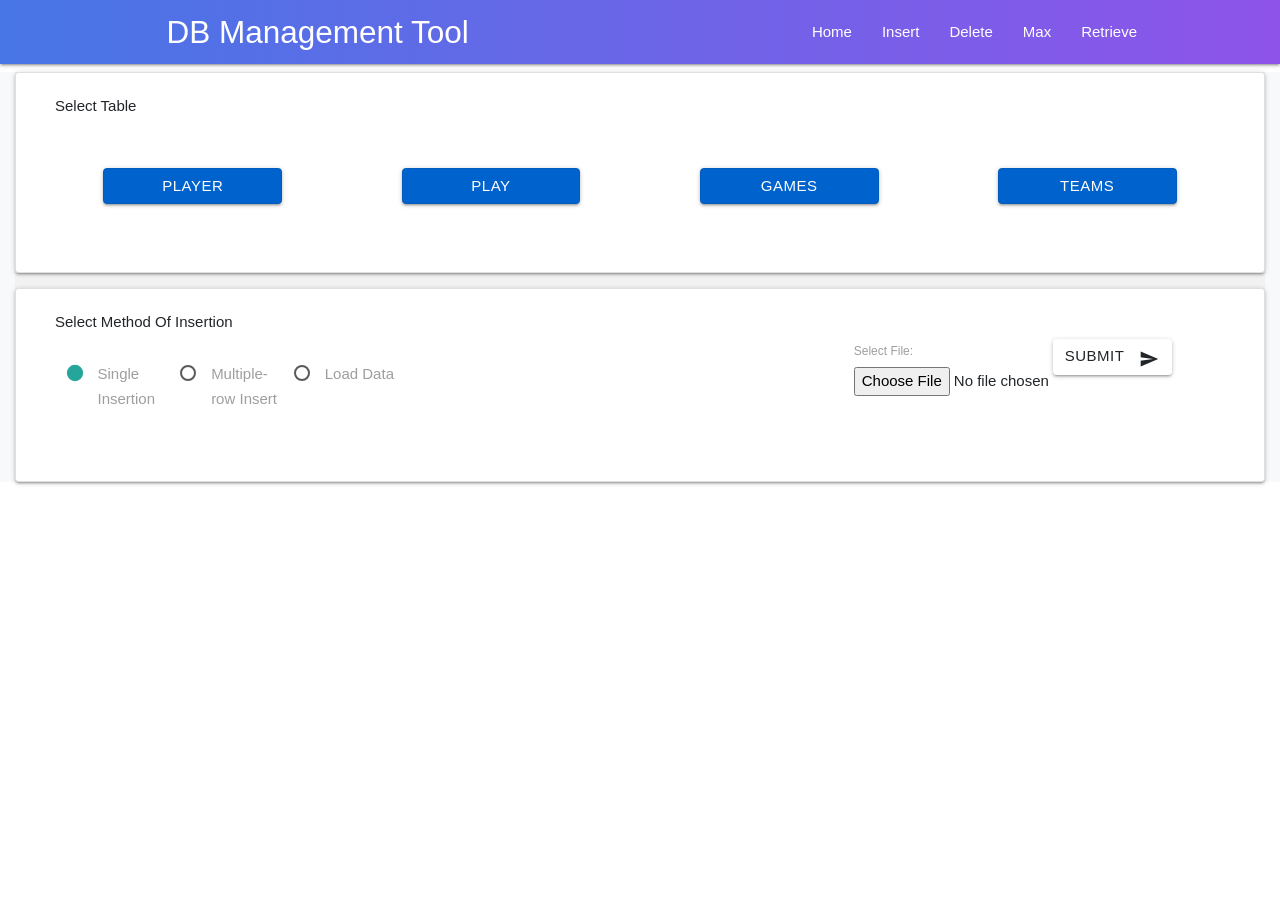
<file: public/html/insert.html>
<!doctype html>
<html>

<head>
  <title>DataBase Management Tool</title>
  <meta charset="UTF-8">
  <meta name="viewport" content="width=device-width, initial-scale=1.0">
  <!--  link to the stylesheet -->
  <link href="../css/style.css" rel="stylesheet" type="text/css">
  <!--   link to the JS! -->
  <script defer type="text/javascript" src="../js/main.js"></script>
  <link rel="stylesheet" href="https://cdnjs.cloudflare.com/ajax/libs/materialize/1.0.0/css/materialize.min.css">

  <!-- Compiled and minified JavaScript -->
  <link href="https://fonts.googleapis.com/icon?family=Material+Icons" rel="stylesheet">
  <script src="https://cdnjs.cloudflare.com/ajax/libs/materialize/1.0.0/js/materialize.min.js"></script>
  <link rel="stylesheet" href="https://stackpath.bootstrapcdn.com/bootstrap/4.5.0/css/bootstrap.min.css"
    integrity="sha384-9aIt2nRpC12Uk9gS9baDl411NQApFmC26EwAOH8WgZl5MYYxFfc+NcPb1dKGj7Sk" crossorigin="anonymous">
</head>

<body>
  <header>
    <nav>
      <div class="nav-wrapper">
        <a href="#" class="brand-logo">DB Management Tool</a>
        <ul id="nav-mobile" class="right hide-on-med-and-down" style="margin-right: 10%;">
          <li class=""><a href="index.html">Home</a></li>
          <li><a href="insert.html">Insert</a></li>
          <li><a href="delete.html">Delete</a></li>
          <li><a href="max.html">Max</a></li>
          <li><a href="retrieve.html">Retrieve</a></li>
        </ul>
      </div>
    </nav>
  </header>
  <section class="bg-light">
    <div class="container-fluid">
      <div class="body">
        <div class="card  ">
          <div class="card-content">
            <div class="col s12 ">
              <h6>Select Table</h6>
              <br>
              <div class="row">
                <button type="button" class="btn btn-primary active col-s12 tableList" aria-pressed="true"
                  id="tableList1" onclick="selectTable('players')">Player</button>
                <button type="button" class="btn btn-primary active col-s12 tableList" aria-pressed="true"
                  id="tableList2" onclick="selectTable('play')">Play</button>
                <button type="button" class="btn btn-primary active col-s12 tableList" aria-pressed="true"
                  id="tableList3" onclick="selectTable('games')">Games</button>
                <button type="button" class="btn btn-primary active col-s12 tableList" aria-pressed="true"
                  id="tableList4" onclick="selectTable('teams')">Teams</button>
              </div>
            </div>
          </div>
        </div>
        <div class="container">
          <h5 id="showSelectPlayer"></h5>
        </div>
        <div class="card  ">
          <div class="card-content">
            <div class="col s12 ">
              <h6>Select Method Of Insertion</h6>
              <form method="POST" enctype="multipart/form-data">
                <div class="row">
                  <div class="col-md-8">
                    <div class="container">
                      <br>
                     
                      <div class="row">
                        <p class="tableList">
                          <label>
                            <input name="insertType" value="single" type="radio" id="1" checked />
                            <span>Single Insertion</span>
                          </label>
                        </p>
                        <p class="tableList">
                          <label>
                            <input name="insertType" value="multiple" type="radio" id="2" />
                            <span>Multiple-row Insert</span>
                          </label>
                        </p>
                        <p class="tableList">
                          <label>
                            <input name="insertType" value="load" type="radio" id="3" />
                            <span>Load Data</span>
                          </label>
                        </p>
  
                      </div>
                    </div>
                  </div>
                  <div class="col-md-2">
                    <label>Select File:</label>
                      <input type="file" name="file" id="myFile" required />
                  </div>
                  <div class="col-md-2">
                    <button class="btn waves-effect waves-light" type="submit" name="action" >Submit
                      <i class="material-icons right">send</i>
                    </button>
                  </div>
                </div>
              </form>
              
            </div>
          </div>
        </div>
      </div>
    </div>
  </section>
  <section>
    <div class="container" id="snackbar">
      <div class="alert alert-primary" role="alert">
       <div id="showAlert" align="center"></div>
      </div>
    </div>
  </section>
  
 

</body>

</html>
</file>
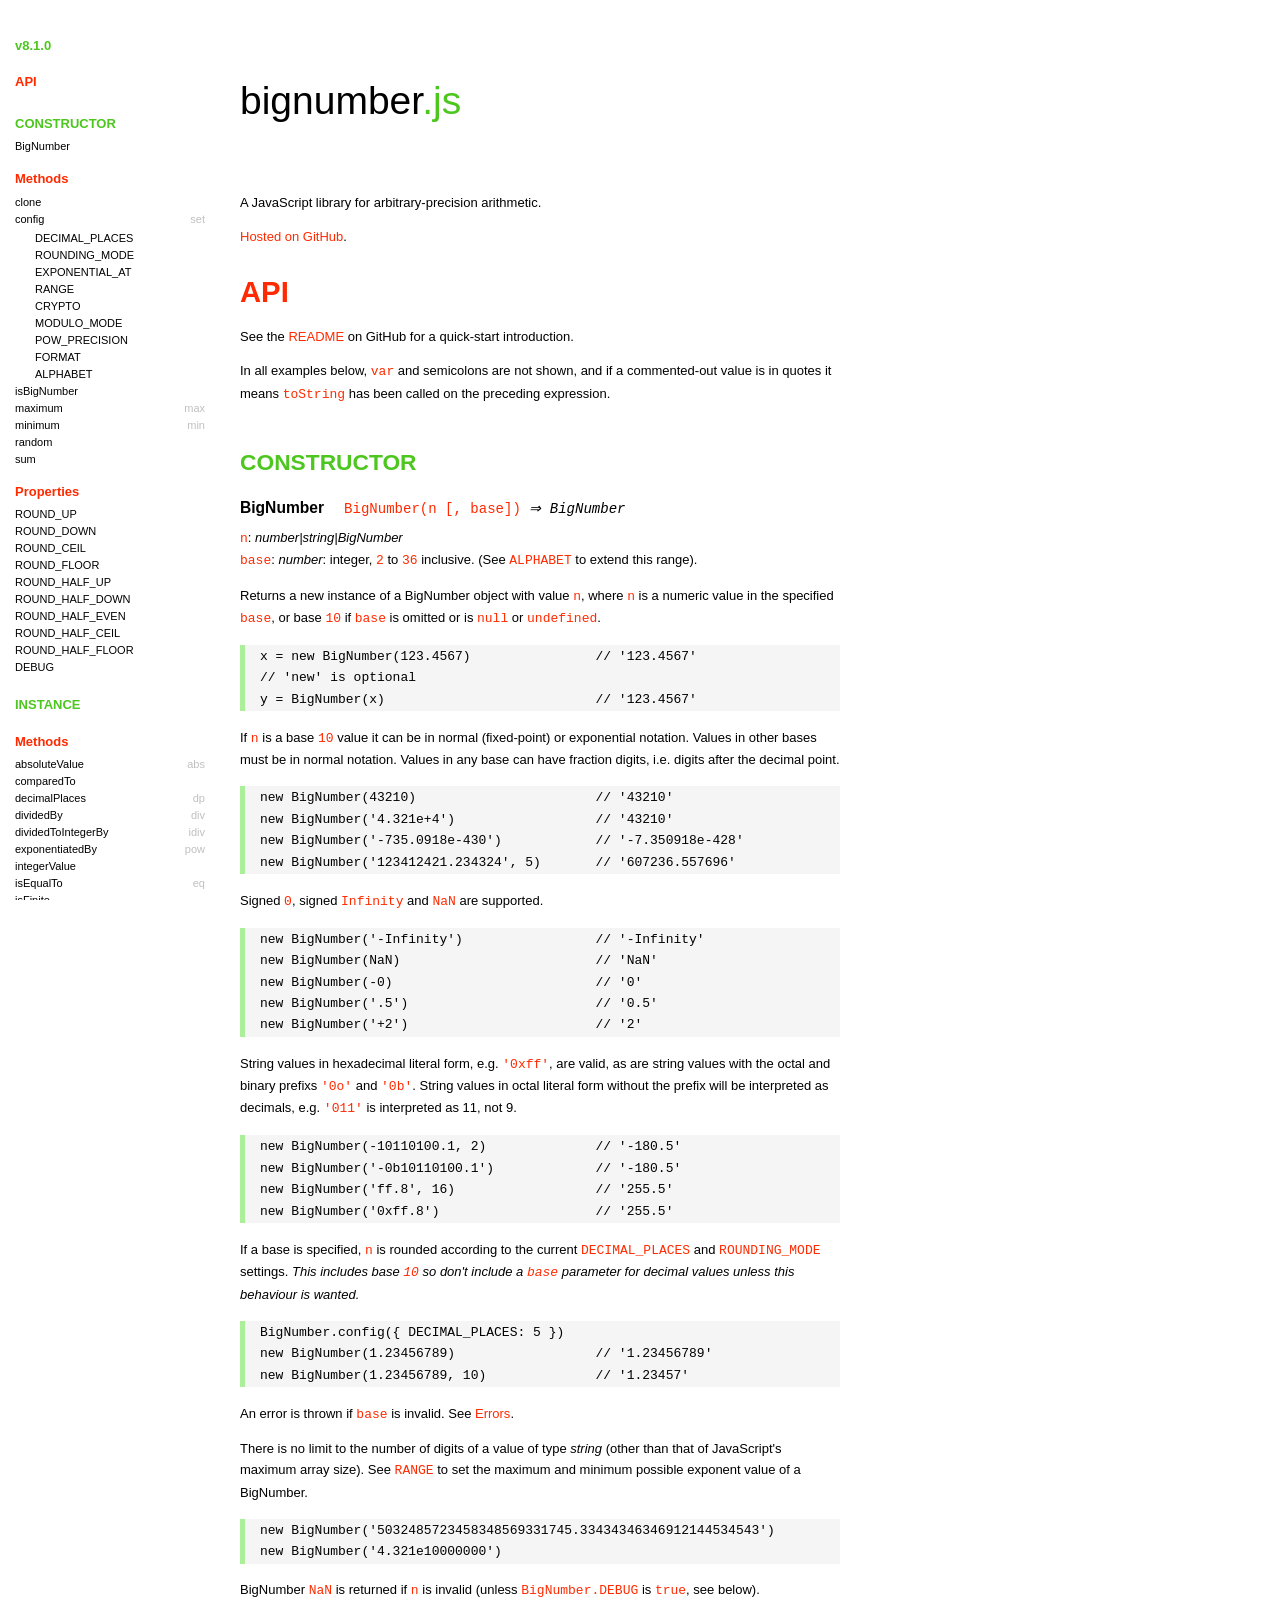
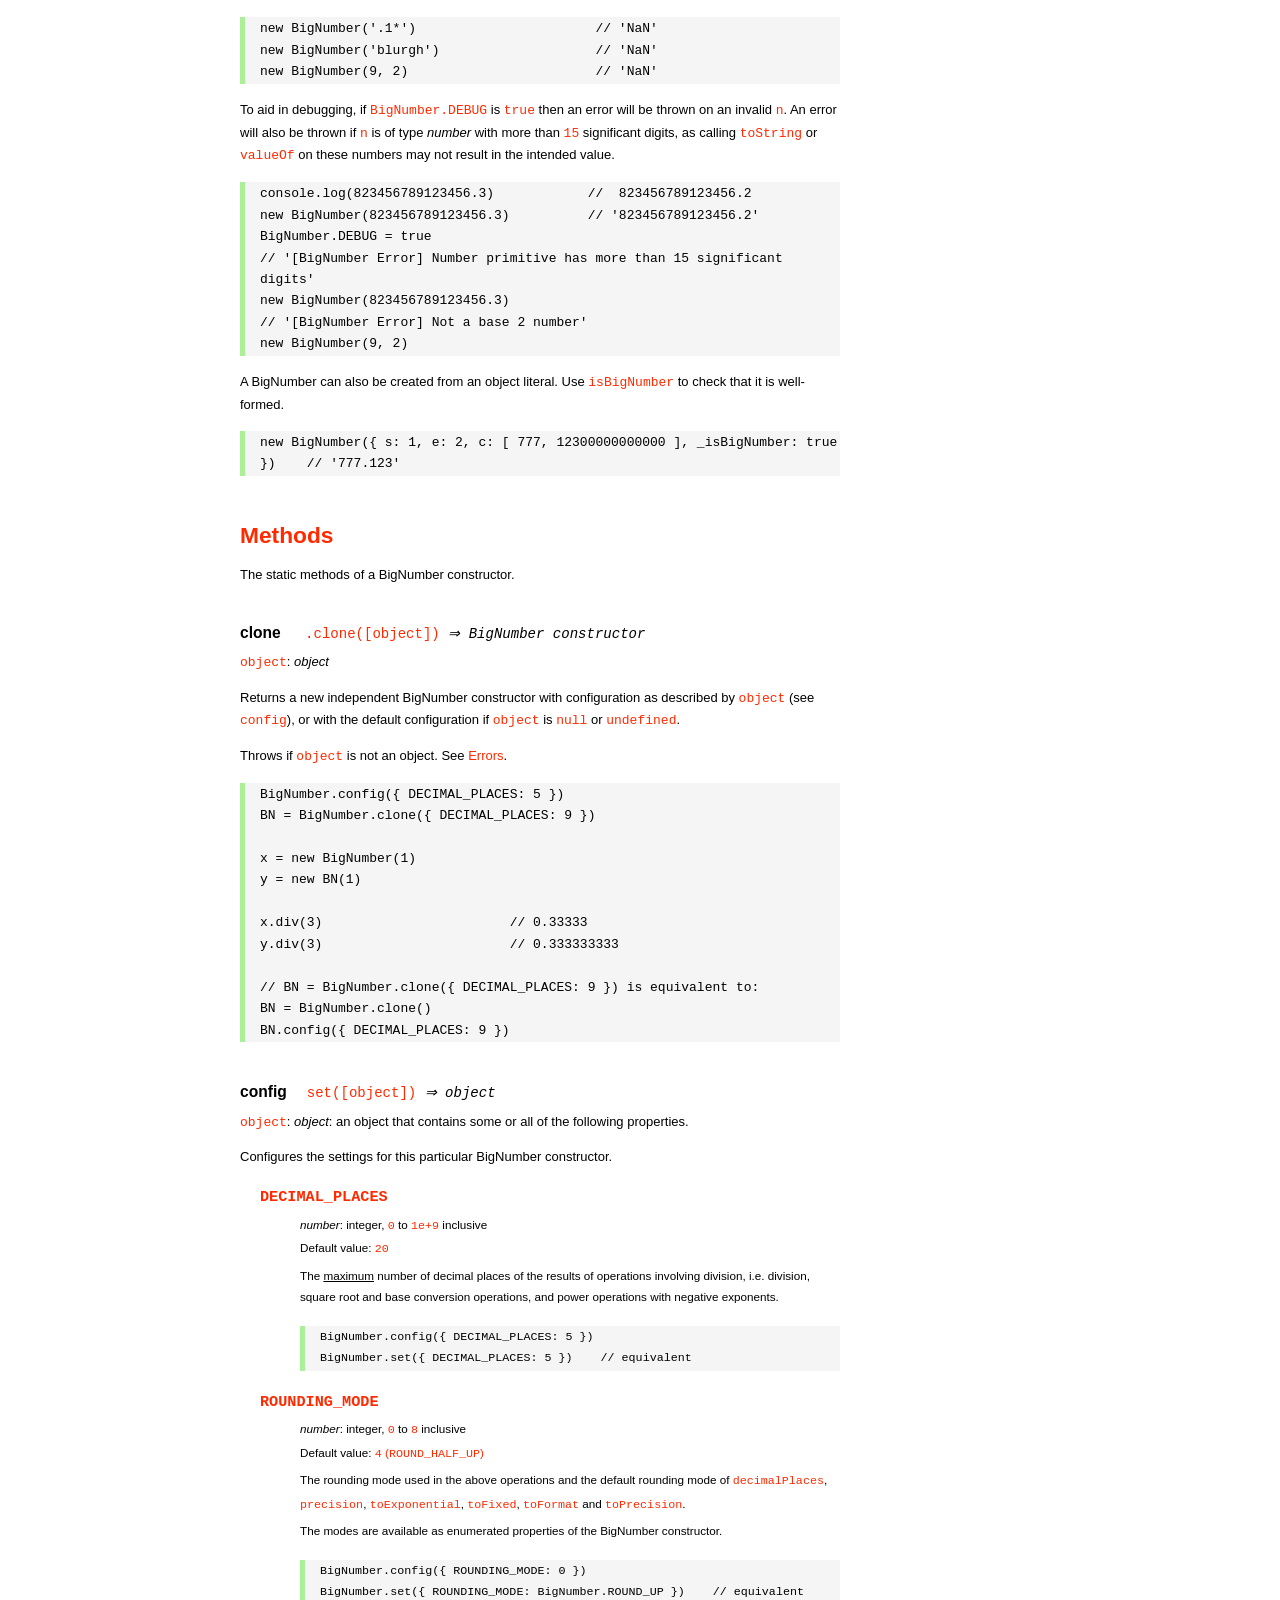
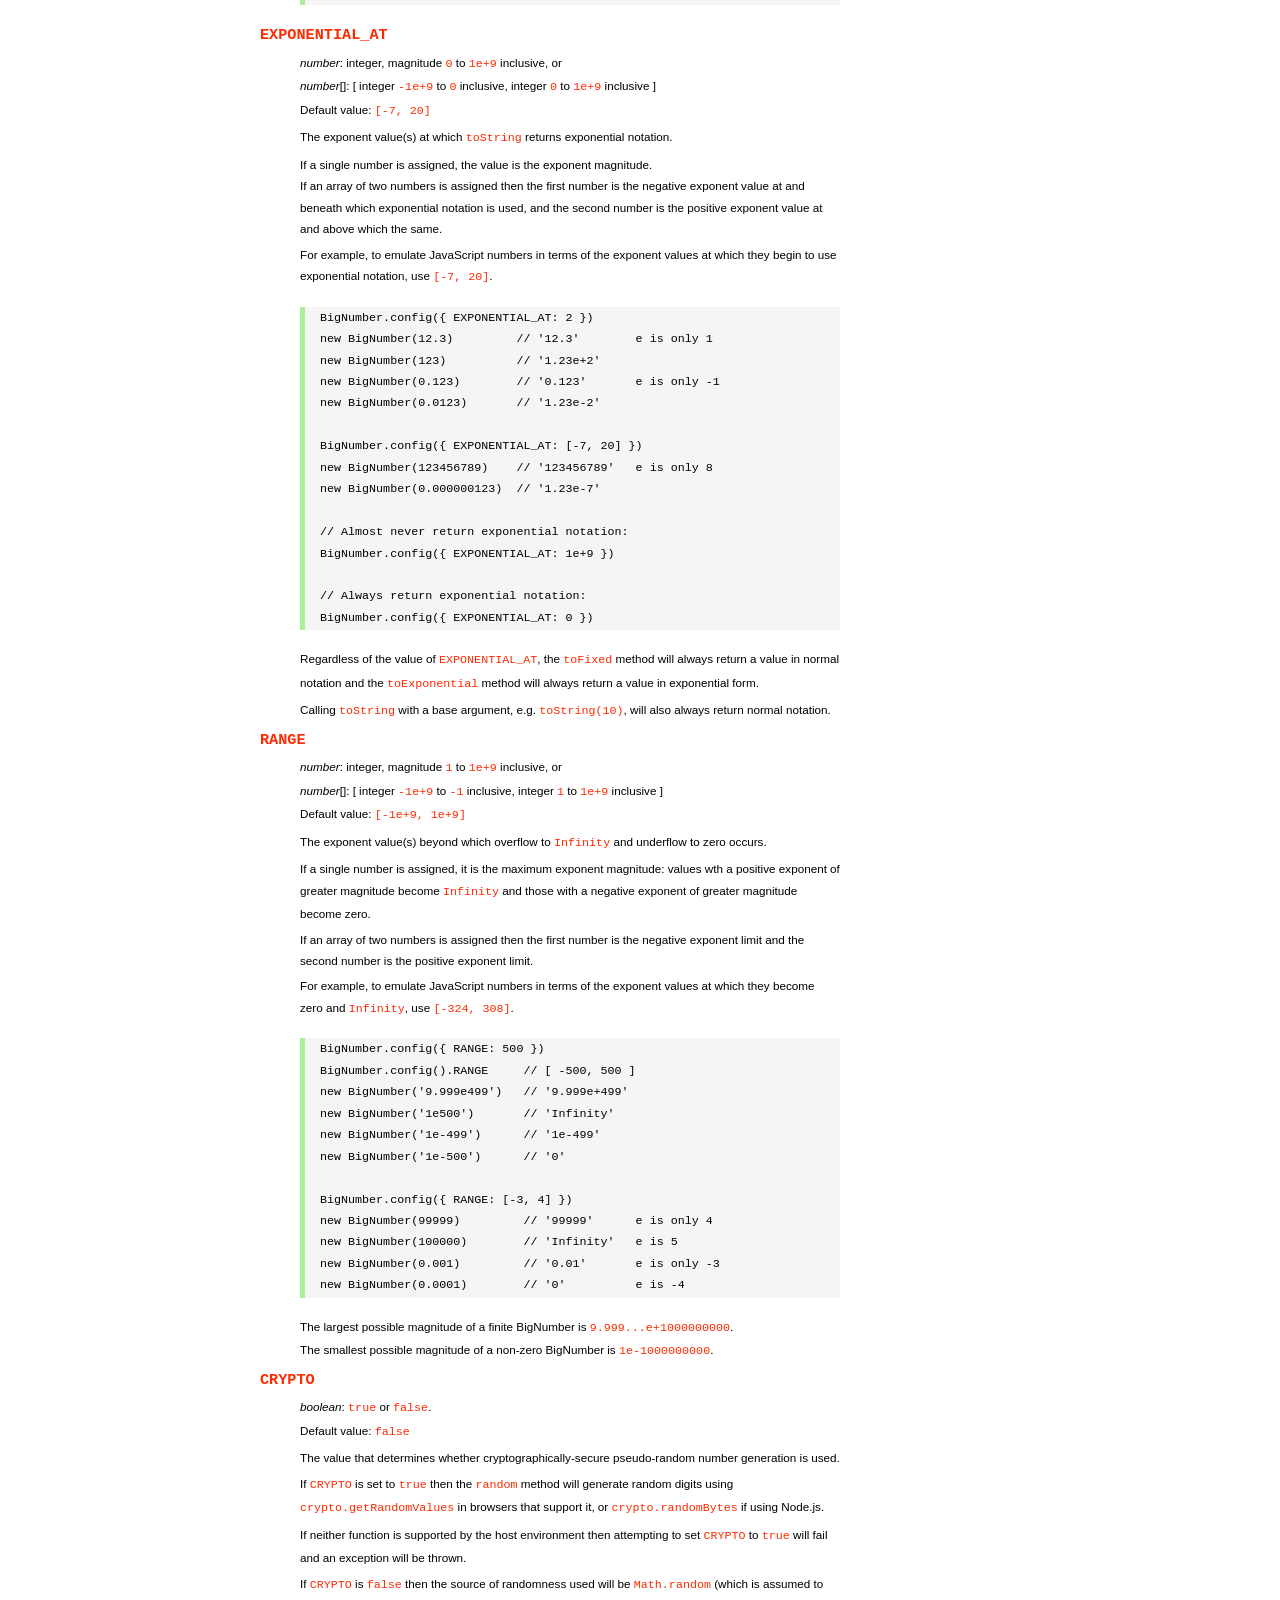
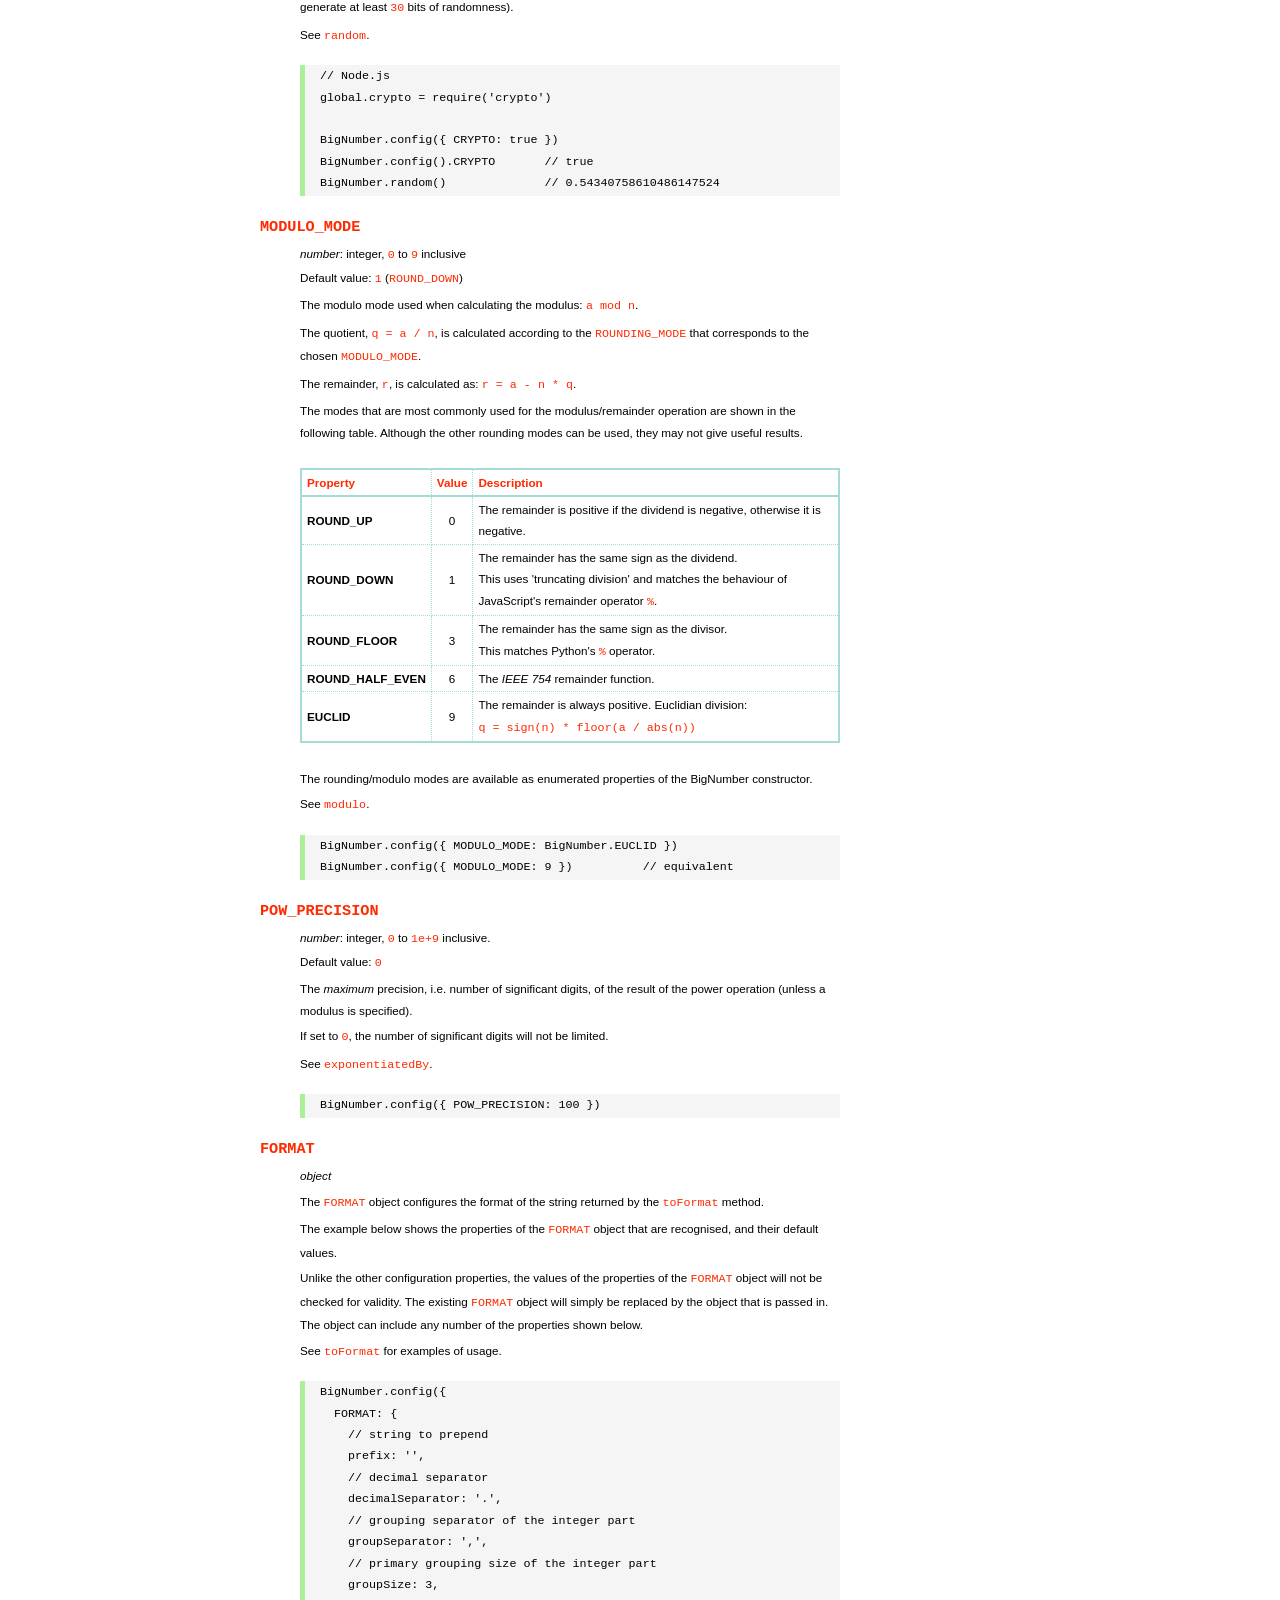
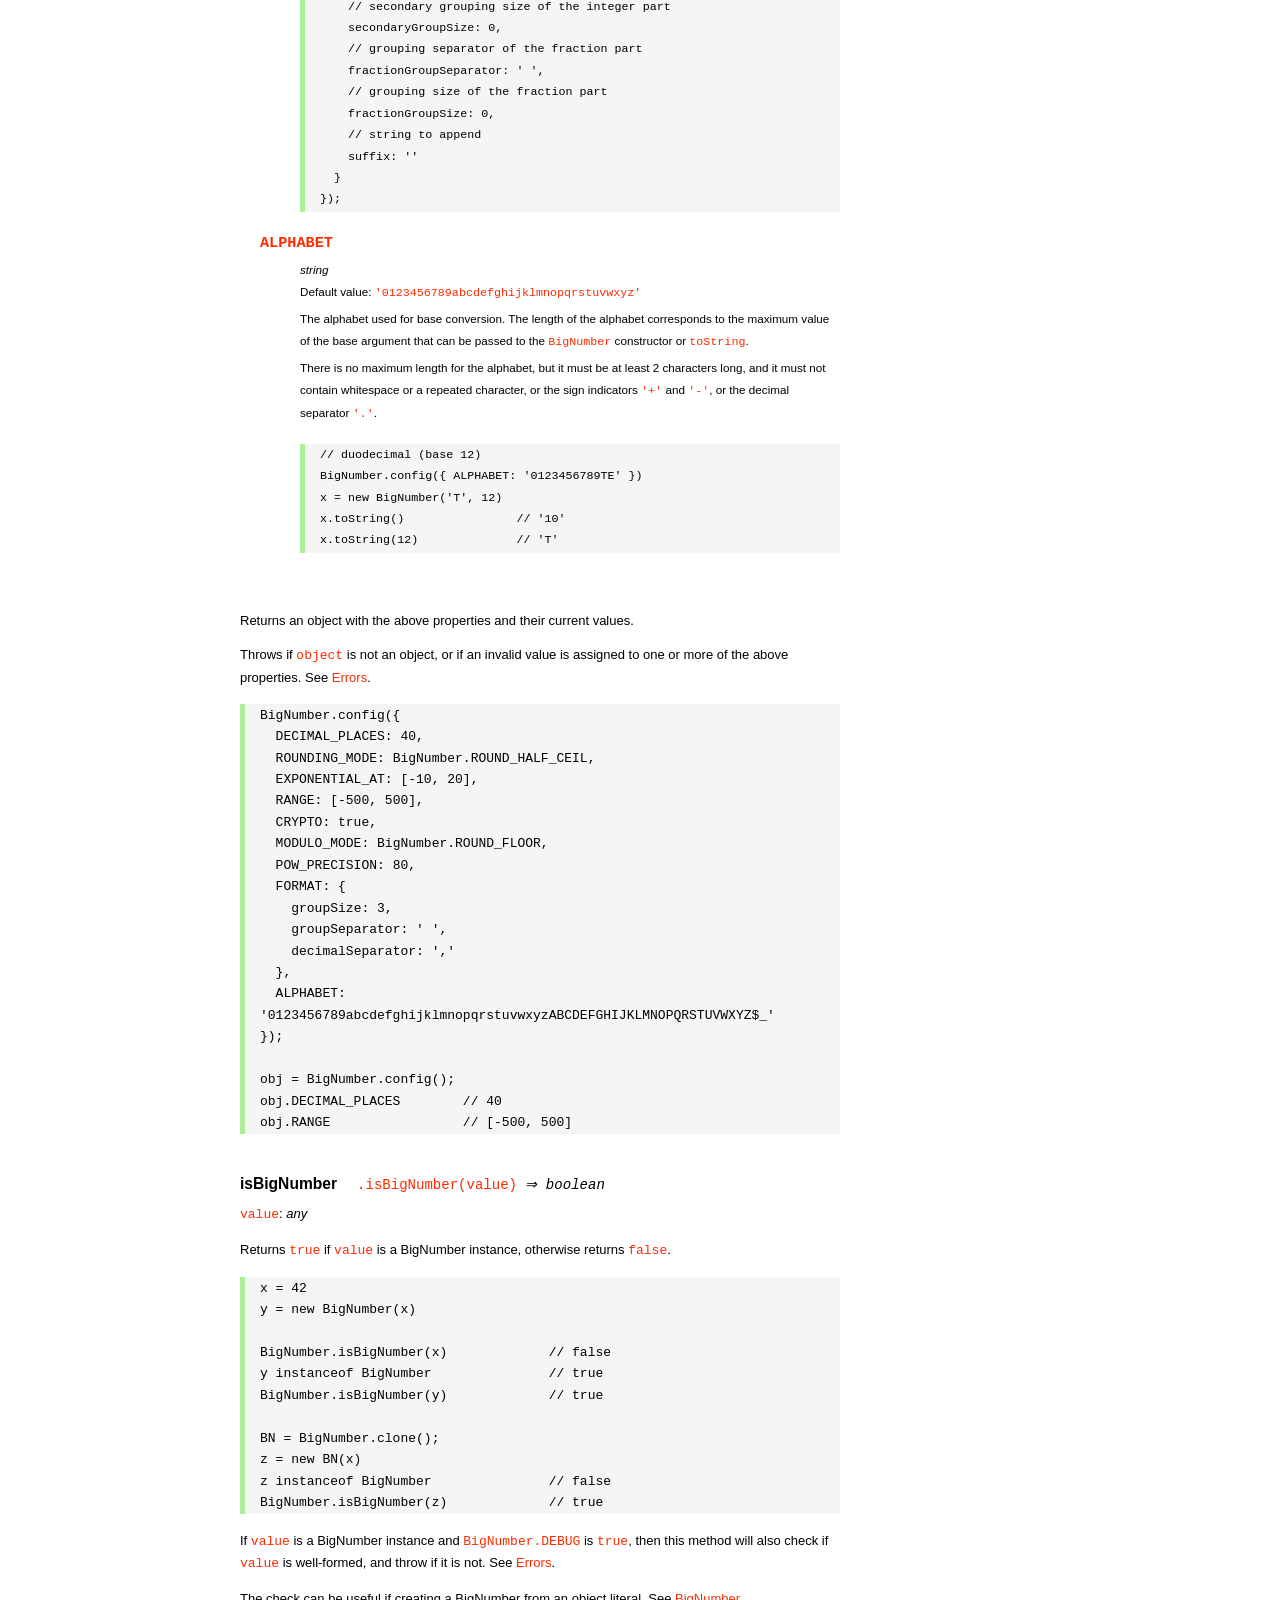
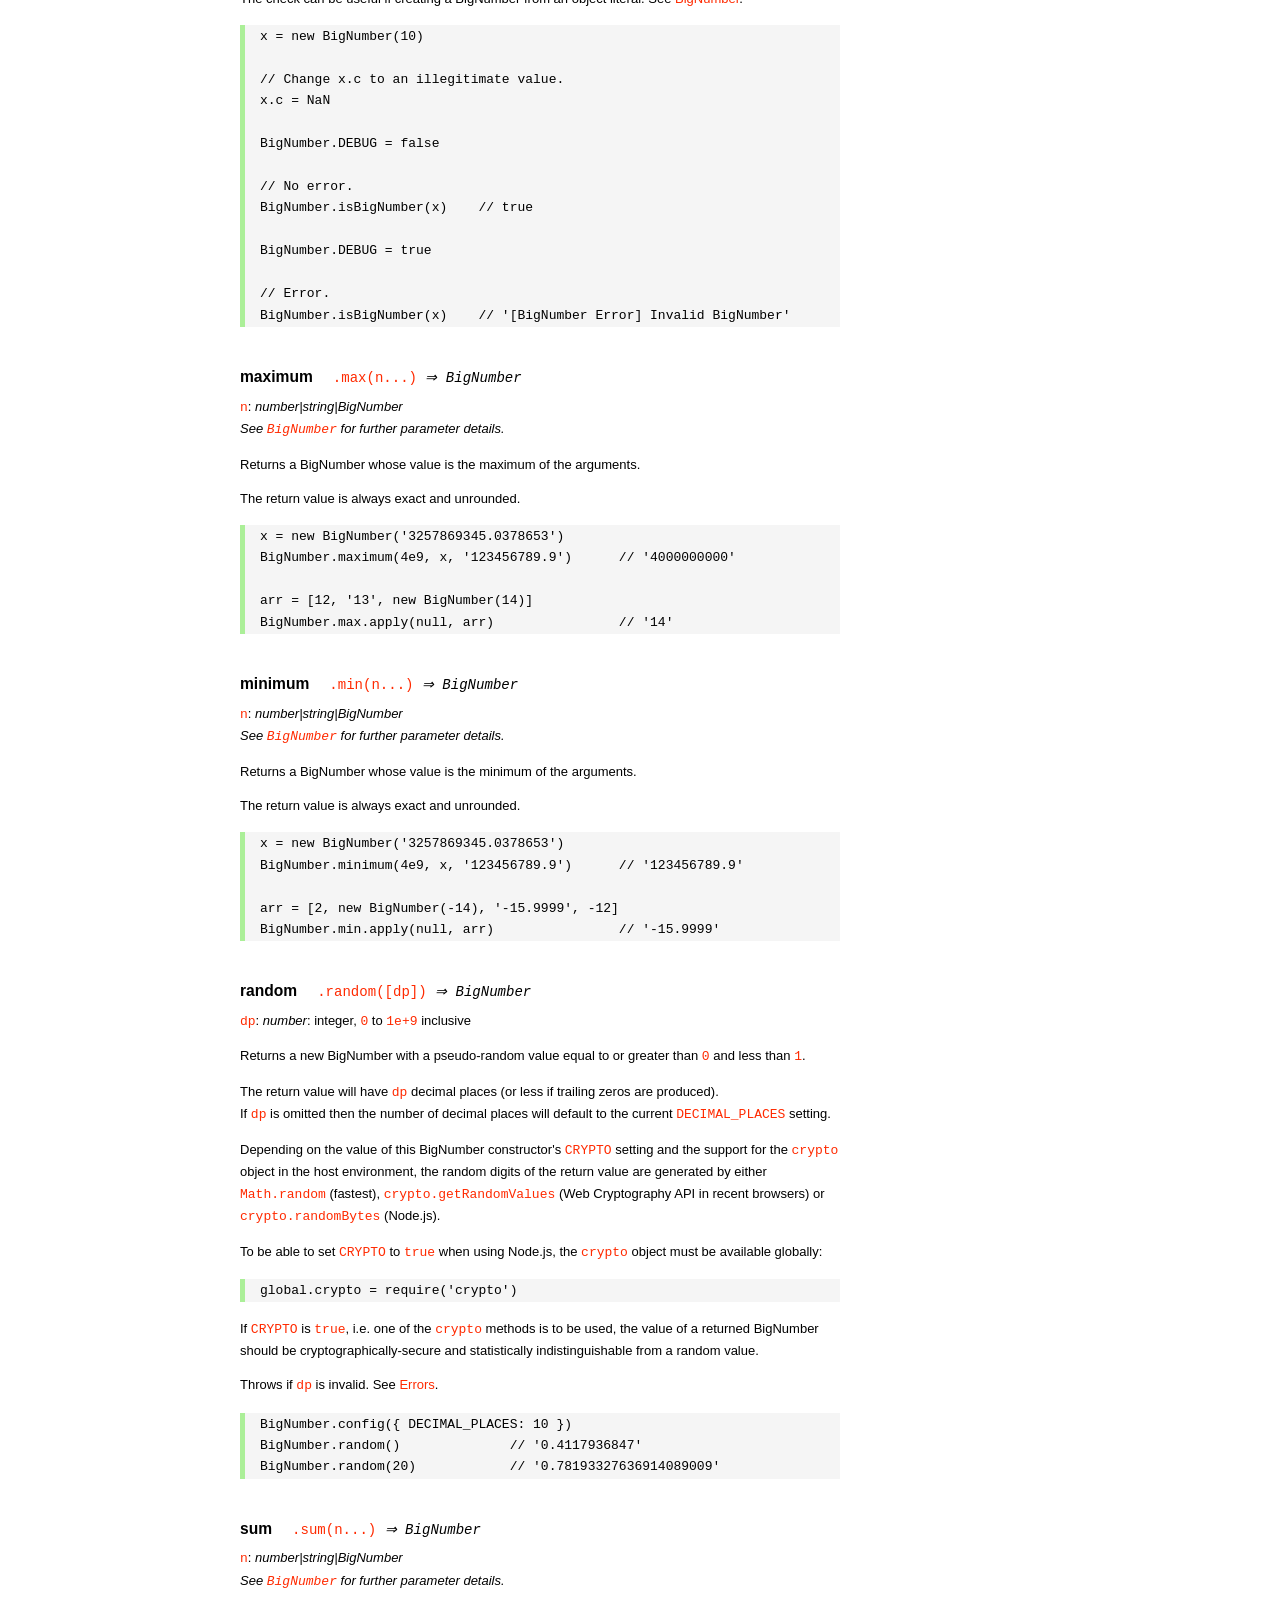
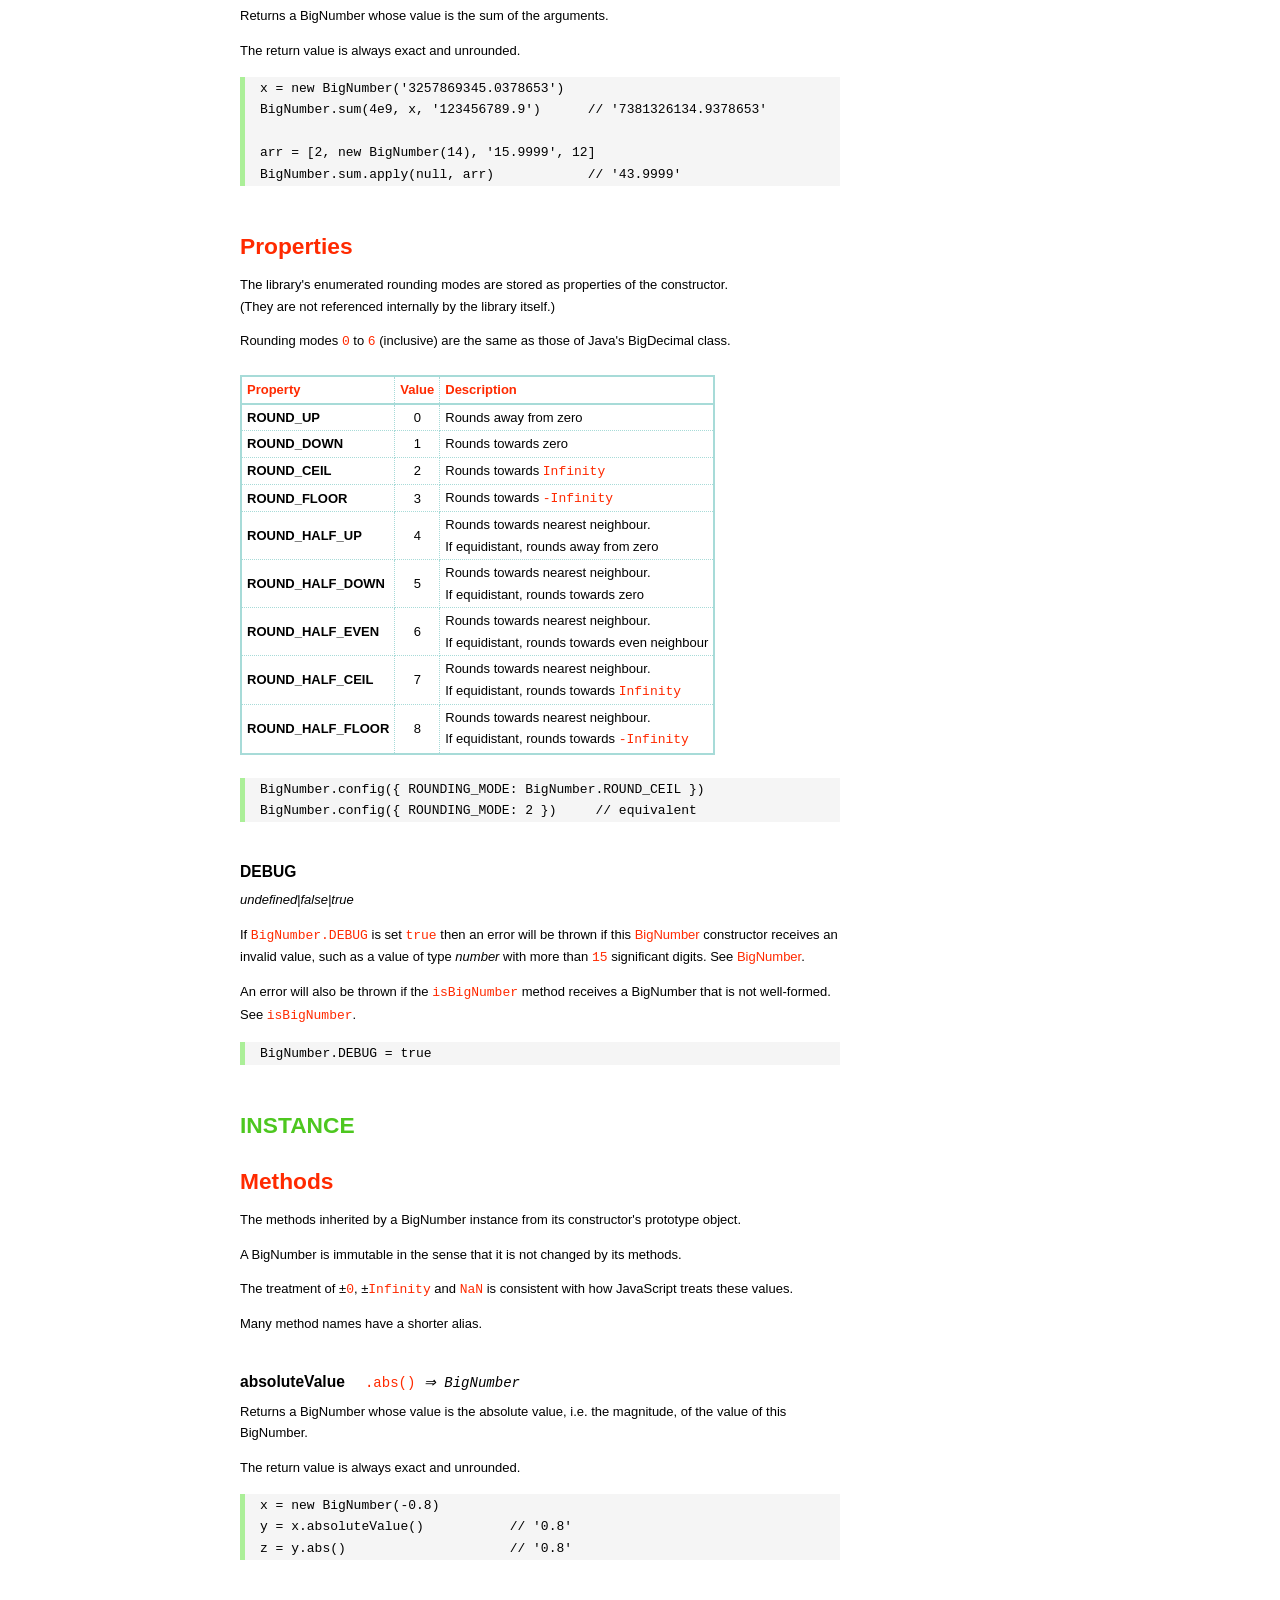
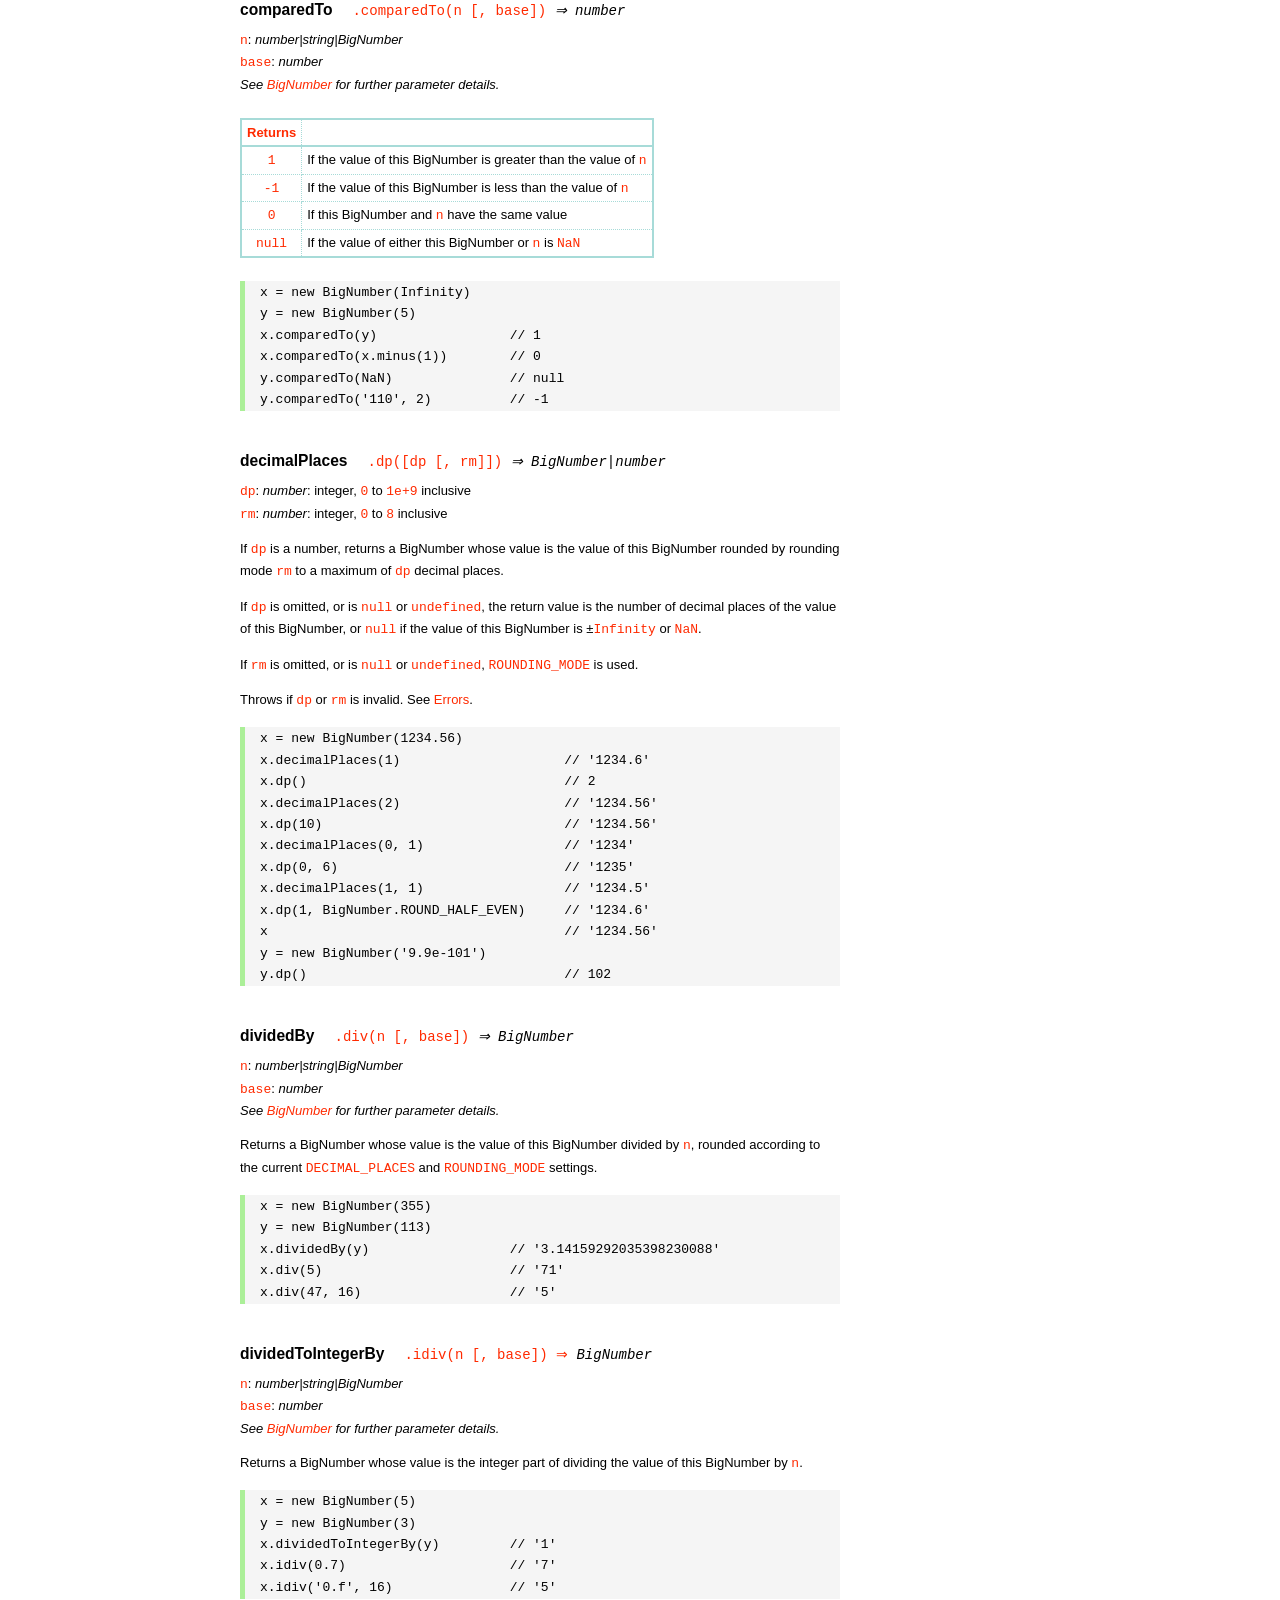
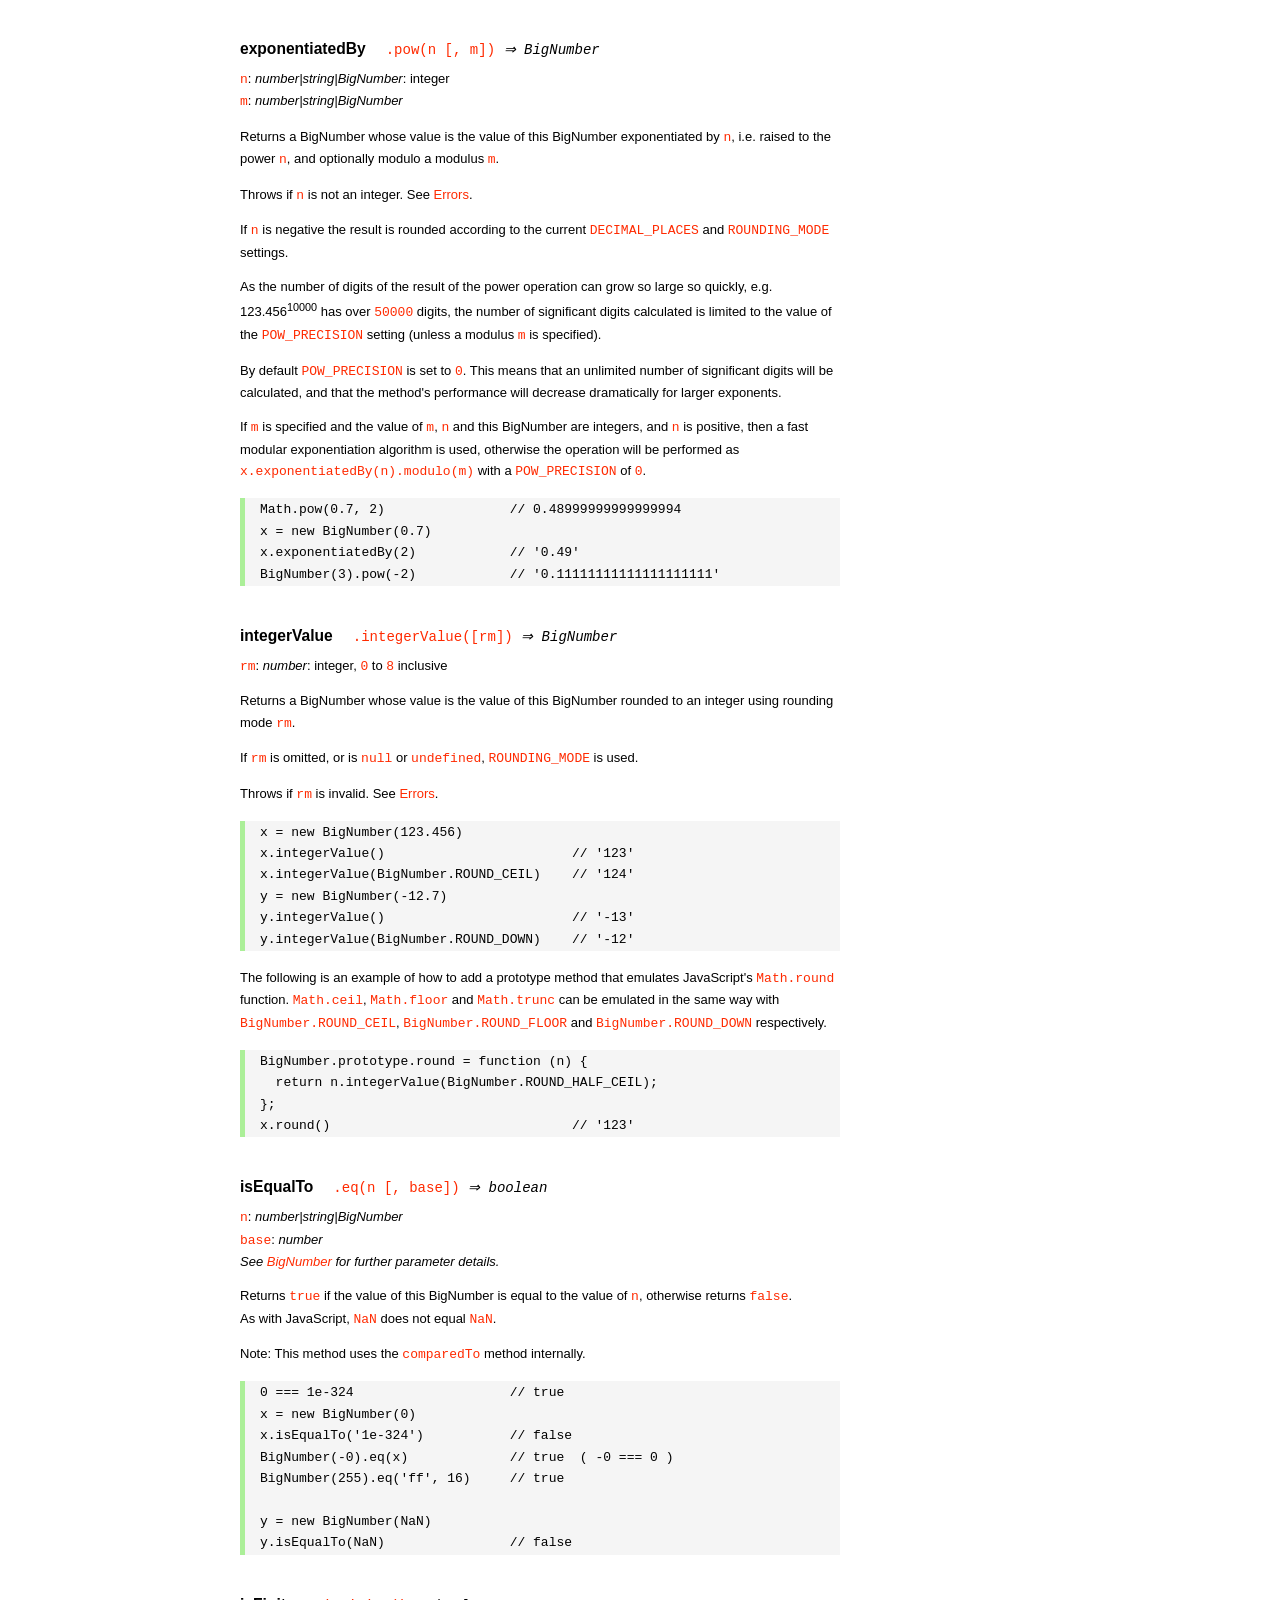
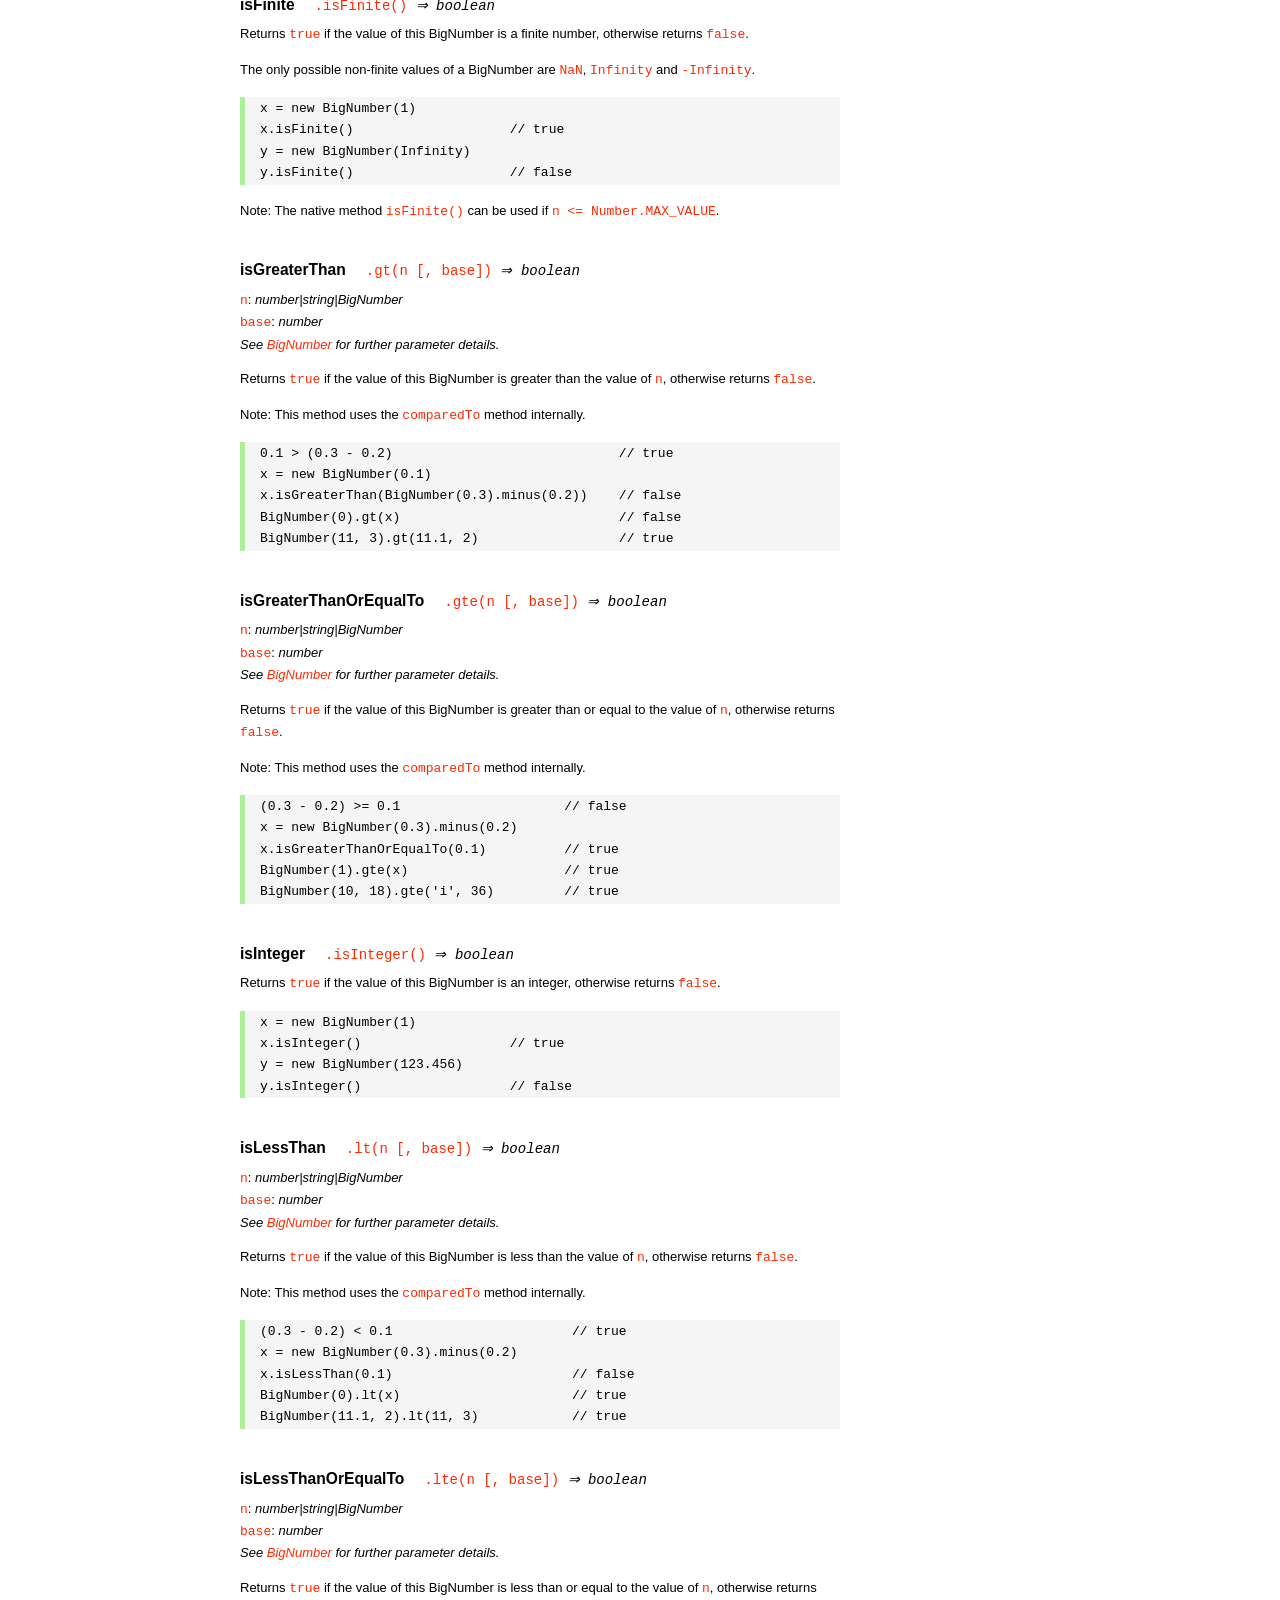
<file: node_modules/bignumber.js/doc/API.html>
<!DOCTYPE HTML>
<html>
<head>
<meta charset="utf-8">
<meta http-equiv="X-UA-Compatible" content="IE=edge">
<meta name="Author" content="M Mclaughlin">
<title>bignumber.js API</title>
<style>
html{font-size:100%}
body{background:#fff;font-family:"Helvetica Neue",Helvetica,Arial,sans-serif;font-size:13px;
  line-height:1.65em;min-height:100%;margin:0}
body,i{color:#000}
.nav{background:#fff;position:fixed;top:0;bottom:0;left:0;width:200px;overflow-y:auto;
  padding:15px 0 30px 15px}
div.container{width:600px;margin:50px 0 50px 240px}
p{margin:0 0 1em;width:600px}
pre,ul{margin:1em 0}
h1,h2,h3,h4,h5{margin:0;padding:1.5em 0 0}
h1,h2{padding:.75em 0}
h1{font:400 3em Verdana,sans-serif;color:#000;margin-bottom:1em}
h2{font-size:2.25em;color:#ff2a00}
h3{font-size:1.75em;color:#4dc71f}
h4{font-size:1.75em;color:#ff2a00;padding-bottom:.75em}
h5{font-size:1.2em;margin-bottom:.4em}
h6{font-size:1.1em;margin-bottom:0.8em;padding:0.5em 0}
dd{padding-top:.35em}
dt{padding-top:.5em}
b{font-weight:700}
dt b{font-size:1.3em}
a,a:visited{color:#ff2a00;text-decoration:none}
a:active,a:hover{outline:0;text-decoration:underline}
.nav a,.nav b,.nav a:visited{display:block;color:#ff2a00;font-weight:700; margin-top:15px}
.nav b{color:#4dc71f;margin-top:20px;cursor:default;width:auto}
ul{list-style-type:none;padding:0 0 0 20px}
.nav ul{line-height:14px;padding-left:0;margin:5px 0 0}
.nav ul a,.nav ul a:visited,span{display:inline;color:#000;font-family:Verdana,Geneva,sans-serif;
  font-size:11px;font-weight:400;margin:0}
.inset,ul.inset{margin-left:20px}
.inset{font-size:.9em}
.nav li{width:auto;margin:0 0 3px}
.alias{font-style:italic;margin-left:20px}
table{border-collapse:collapse;border-spacing:0;border:2px solid #a7dbd8;margin:1.75em 0;padding:0}
td,th{text-align:left;margin:0;padding:2px 5px;border:1px dotted #a7dbd8}
th{border-top:2px solid #a7dbd8;border-bottom:2px solid #a7dbd8;color:#ff2a00}
code,pre{font-family:Consolas, monaco, monospace;font-weight:400}
pre{background:#f5f5f5;white-space:pre-wrap;word-wrap:break-word;border-left:5px solid #abef98;
  padding:1px 0 1px 15px;margin:1.2em 0}
code,.nav-title{color:#ff2a00}
.end{margin-bottom:25px}
.centre{text-align:center}
.error-table{font-size:13px;width:100%}
#faq{margin:3em 0 0}
li span{float:right;margin-right:10px;color:#c0c0c0}
#js{font:inherit;color:#4dc71f}
</style>
</head>
<body>

  <div class="nav">

    <b>v8.1.0</b>

	<a class='nav-title' href="#">API</a>

    <b> CONSTRUCTOR </b>
    <ul>
      <li><a href="#bignumber">BigNumber</a></li>
    </ul>

    <a href="#methods">Methods</a>
    <ul>
      <li><a href="#clone">clone</a></li>
      <li><a href="#config" >config</a><span>set</span></li>
      <li>
        <ul class="inset">
          <li><a href="#decimal-places">DECIMAL_PLACES</a></li>
          <li><a href="#rounding-mode" >ROUNDING_MODE</a></li>
          <li><a href="#exponential-at">EXPONENTIAL_AT</a></li>
          <li><a href="#range"         >RANGE</a></li>
          <li><a href="#crypto"        >CRYPTO</a></li>
          <li><a href="#modulo-mode"   >MODULO_MODE</a></li>
          <li><a href="#pow-precision" >POW_PRECISION</a></li>
          <li><a href="#format"        >FORMAT</a></li>
          <li><a href="#alphabet"      >ALPHABET</a></li>
        </ul>
      </li>
      <li><a href="#isBigNumber">isBigNumber</a></li>
      <li><a href="#max"        >maximum</a><span>max</span></li>
      <li><a href="#min"        >minimum</a><span>min</span></li>
      <li><a href="#random"     >random</a></li>
      <li><a href="#sum"        >sum</a></li>
    </ul>

    <a href="#constructor-properties">Properties</a>
    <ul>
      <li><a href="#round-up"        >ROUND_UP</a></li>
      <li><a href="#round-down"      >ROUND_DOWN</a></li>
      <li><a href="#round-ceil"      >ROUND_CEIL</a></li>
      <li><a href="#round-floor"     >ROUND_FLOOR</a></li>
      <li><a href="#round-half-up"   >ROUND_HALF_UP</a></li>
      <li><a href="#round-half-down" >ROUND_HALF_DOWN</a></li>
      <li><a href="#round-half-even" >ROUND_HALF_EVEN</a></li>
      <li><a href="#round-half-ceil" >ROUND_HALF_CEIL</a></li>
      <li><a href="#round-half-floor">ROUND_HALF_FLOOR</a></li>
      <li><a href="#debug"           >DEBUG</a></li>
    </ul>

    <b> INSTANCE </b>

    <a href="#prototype-methods">Methods</a>
    <ul>
      <li><a href="#abs"    >absoluteValue         </a><span>abs</span>  </li>
      <li><a href="#cmp"    >comparedTo            </a>                  </li>
      <li><a href="#dp"     >decimalPlaces         </a><span>dp</span>   </li>
      <li><a href="#div"    >dividedBy             </a><span>div</span>  </li>
      <li><a href="#divInt" >dividedToIntegerBy    </a><span>idiv</span> </li>
      <li><a href="#pow"    >exponentiatedBy       </a><span>pow</span>  </li>
      <li><a href="#int"    >integerValue          </a>                  </li>
      <li><a href="#eq"     >isEqualTo             </a><span>eq</span>   </li>
      <li><a href="#isF"    >isFinite              </a>                  </li>
      <li><a href="#gt"     >isGreaterThan         </a><span>gt</span>   </li>
      <li><a href="#gte"    >isGreaterThanOrEqualTo</a><span>gte</span>  </li>
      <li><a href="#isInt"  >isInteger             </a>                  </li>
      <li><a href="#lt"     >isLessThan            </a><span>lt</span>   </li>
      <li><a href="#lte"    >isLessThanOrEqualTo   </a><span>lte</span>  </li>
      <li><a href="#isNaN"  >isNaN                 </a>                  </li>
      <li><a href="#isNeg"  >isNegative            </a>                  </li>
      <li><a href="#isPos"  >isPositive            </a>                  </li>
      <li><a href="#isZ"    >isZero                </a>                  </li>
      <li><a href="#minus"  >minus                 </a>                  </li>
      <li><a href="#mod"    >modulo                </a><span>mod</span>  </li>
      <li><a href="#times"  >multipliedBy          </a><span>times</span></li>
      <li><a href="#neg"    >negated               </a>                  </li>
      <li><a href="#plus"   >plus                  </a>                  </li>
      <li><a href="#sd"     >precision             </a><span>sd</span>   </li>
      <li><a href="#shift"  >shiftedBy             </a>                  </li>
      <li><a href="#sqrt"   >squareRoot            </a><span>sqrt</span> </li>
      <li><a href="#toE"    >toExponential         </a>                  </li>
      <li><a href="#toFix"  >toFixed               </a>                  </li>
      <li><a href="#toFor"  >toFormat              </a>                  </li>
      <li><a href="#toFr"   >toFraction            </a>                  </li>
      <li><a href="#toJSON" >toJSON                </a>                  </li>
      <li><a href="#toN"    >toNumber              </a>                  </li>
      <li><a href="#toP"    >toPrecision           </a>                  </li>
      <li><a href="#toS"    >toString              </a>                  </li>
      <li><a href="#valueOf">valueOf               </a>                  </li>
    </ul>

    <a href="#instance-properties">Properties</a>
    <ul>
      <li><a href="#coefficient">c: coefficient</a></li>
      <li><a href="#exponent"   >e: exponent</a></li>
      <li><a href="#sign"       >s: sign</a></li>
    </ul>

    <a href="#zero-nan-infinity">Zero, NaN &amp; Infinity</a>
    <a href="#Errors">Errors</a>
    <a href="#type-coercion">Type coercion</a>
    <a class='end' href="#faq">FAQ</a>

  </div>

  <div class="container">

    <h1>bignumber<span id='js'>.js</span></h1>

    <p>A JavaScript library for arbitrary-precision arithmetic.</p>
    <p><a href="https://github.com/MikeMcl/bignumber.js">Hosted on GitHub</a>. </p>

    <h2>API</h2>

    <p>
      See the <a href='https://github.com/MikeMcl/bignumber.js'>README</a> on GitHub for a
      quick-start introduction.
    </p>
    <p>
      In all examples below, <code>var</code> and semicolons are not shown, and if a commented-out
      value is in quotes it means <code>toString</code> has been called on the preceding expression.
    </p>


    <h3>CONSTRUCTOR</h3>


    <h5 id="bignumber">
      BigNumber<code class='inset'>BigNumber(n [, base]) <i>&rArr; BigNumber</i></code>
    </h5>
    <p>
      <code>n</code>: <i>number|string|BigNumber</i><br />
      <code>base</code>: <i>number</i>: integer, <code>2</code> to <code>36</code> inclusive. (See
      <a href='#alphabet'><code>ALPHABET</code></a> to extend this range).
    </p>
    <p>
      Returns a new instance of a BigNumber object with value <code>n</code>, where <code>n</code>
      is a numeric value in the specified <code>base</code>, or base <code>10</code> if
      <code>base</code> is omitted or is <code>null</code> or <code>undefined</code>.
    </p>
    <pre>
x = new BigNumber(123.4567)                // '123.4567'
// 'new' is optional
y = BigNumber(x)                           // '123.4567'</pre>
    <p>
      If <code>n</code> is a base <code>10</code> value it can be in normal (fixed-point) or
      exponential notation. Values in other bases must be in normal notation. Values in any base can
      have fraction digits, i.e. digits after the decimal point.
    </p>
    <pre>
new BigNumber(43210)                       // '43210'
new BigNumber('4.321e+4')                  // '43210'
new BigNumber('-735.0918e-430')            // '-7.350918e-428'
new BigNumber('123412421.234324', 5)       // '607236.557696'</pre>
    <p>
      Signed <code>0</code>, signed <code>Infinity</code> and <code>NaN</code> are supported.
    </p>
    <pre>
new BigNumber('-Infinity')                 // '-Infinity'
new BigNumber(NaN)                         // 'NaN'
new BigNumber(-0)                          // '0'
new BigNumber('.5')                        // '0.5'
new BigNumber('+2')                        // '2'</pre>
    <p>
      String values in hexadecimal literal form, e.g. <code>'0xff'</code>, are valid, as are
      string values with the octal and binary prefixs <code>'0o'</code> and <code>'0b'</code>.
      String values in octal literal form without the prefix will be interpreted as
      decimals, e.g. <code>'011'</code> is interpreted as 11, not 9.
    </p>
    <pre>
new BigNumber(-10110100.1, 2)              // '-180.5'
new BigNumber('-0b10110100.1')             // '-180.5'
new BigNumber('ff.8', 16)                  // '255.5'
new BigNumber('0xff.8')                    // '255.5'</pre>
    <p>
      If a base is specified, <code>n</code> is rounded according to the current
      <a href='#decimal-places'><code>DECIMAL_PLACES</code></a> and
      <a href='#rounding-mode'><code>ROUNDING_MODE</code></a> settings. <em>This includes base
      <code>10</code> so don't include a <code>base</code> parameter for decimal values unless
      this behaviour is wanted.</em>
    </p>
    <pre>BigNumber.config({ DECIMAL_PLACES: 5 })
new BigNumber(1.23456789)                  // '1.23456789'
new BigNumber(1.23456789, 10)              // '1.23457'</pre>
    <p>An error is thrown if <code>base</code> is invalid. See <a href='#Errors'>Errors</a>.</p>
    <p>
      There is no limit to the number of digits of a value of type <em>string</em> (other than
      that of JavaScript's maximum array size). See <a href='#range'><code>RANGE</code></a> to set
      the maximum and minimum possible exponent value of a BigNumber.
    </p>
    <pre>
new BigNumber('5032485723458348569331745.33434346346912144534543')
new BigNumber('4.321e10000000')</pre>
    <p>BigNumber <code>NaN</code> is returned if <code>n</code> is invalid
    (unless <code>BigNumber.DEBUG</code> is <code>true</code>, see below).</p>
    <pre>
new BigNumber('.1*')                       // 'NaN'
new BigNumber('blurgh')                    // 'NaN'
new BigNumber(9, 2)                        // 'NaN'</pre>
    <p>
      To aid in debugging, if <code>BigNumber.DEBUG</code> is <code>true</code> then an error will
      be thrown on an invalid <code>n</code>. An error will also be thrown if <code>n</code> is of
      type <em>number</em> with more than <code>15</code> significant digits, as calling
      <code><a href='#toS'>toString</a></code> or <code><a href='#valueOf'>valueOf</a></code> on
      these numbers may not result in the intended value.
    </p>
      <pre>
console.log(823456789123456.3)            //  823456789123456.2
new BigNumber(823456789123456.3)          // '823456789123456.2'
BigNumber.DEBUG = true
// '[BigNumber Error] Number primitive has more than 15 significant digits'
new BigNumber(823456789123456.3)
// '[BigNumber Error] Not a base 2 number'
new BigNumber(9, 2)</pre>
    <p>
      A BigNumber can also be created from an object literal.
      Use <code><a href='#isBigNumber'>isBigNumber</a></code> to check that it is well-formed.
    </p>
    <pre>new BigNumber({ s: 1, e: 2, c: [ 777, 12300000000000 ], _isBigNumber: true })    // '777.123'</pre>




    <h4 id="methods">Methods</h4>
     <p>The static methods of a BigNumber constructor.</p>




    <h5 id="clone">clone
      <code class='inset'>.clone([object]) <i>&rArr; BigNumber constructor</i></code>
    </h5>
    <p><code>object</code>: <i>object</i></p>
    <p>
      Returns a new independent BigNumber constructor with configuration as described by
      <code>object</code> (see <a href='#config'><code>config</code></a>), or with the default
      configuration if <code>object</code> is <code>null</code> or <code>undefined</code>.
    </p>
    <p>
      Throws if <code>object</code> is not an object. See <a href='#Errors'>Errors</a>.
    </p>
    <pre>BigNumber.config({ DECIMAL_PLACES: 5 })
BN = BigNumber.clone({ DECIMAL_PLACES: 9 })

x = new BigNumber(1)
y = new BN(1)

x.div(3)                        // 0.33333
y.div(3)                        // 0.333333333

// BN = BigNumber.clone({ DECIMAL_PLACES: 9 }) is equivalent to:
BN = BigNumber.clone()
BN.config({ DECIMAL_PLACES: 9 })</pre>



    <h5 id="config">config<code class='inset'>set([object]) <i>&rArr; object</i></code></h5>
    <p>
      <code>object</code>: <i>object</i>: an object that contains some or all of the following
      properties.
    </p>
    <p>Configures the settings for this particular BigNumber constructor.</p>

    <dl class='inset'>
      <dt id="decimal-places"><code><b>DECIMAL_PLACES</b></code></dt>
      <dd>
        <i>number</i>: integer, <code>0</code> to <code>1e+9</code> inclusive<br />
        Default value: <code>20</code>
      </dd>
      <dd>
        The <u>maximum</u> number of decimal places of the results of operations involving
        division, i.e. division, square root and base conversion operations, and power
        operations with negative exponents.<br />
      </dd>
      <dd>
      <pre>BigNumber.config({ DECIMAL_PLACES: 5 })
BigNumber.set({ DECIMAL_PLACES: 5 })    // equivalent</pre>
      </dd>



      <dt id="rounding-mode"><code><b>ROUNDING_MODE</b></code></dt>
      <dd>
        <i>number</i>: integer, <code>0</code> to <code>8</code> inclusive<br />
        Default value: <code>4</code> <a href="#round-half-up">(<code>ROUND_HALF_UP</code>)</a>
      </dd>
      <dd>
        The rounding mode used in the above operations and the default rounding mode of
        <a href='#dp'><code>decimalPlaces</code></a>,
        <a href='#sd'><code>precision</code></a>,
        <a href='#toE'><code>toExponential</code></a>,
        <a href='#toFix'><code>toFixed</code></a>,
        <a href='#toFor'><code>toFormat</code></a> and
        <a href='#toP'><code>toPrecision</code></a>.
      </dd>
      <dd>The modes are available as enumerated properties of the BigNumber constructor.</dd>
       <dd>
      <pre>BigNumber.config({ ROUNDING_MODE: 0 })
BigNumber.set({ ROUNDING_MODE: BigNumber.ROUND_UP })    // equivalent</pre>
        </dd>



      <dt id="exponential-at"><code><b>EXPONENTIAL_AT</b></code></dt>
      <dd>
        <i>number</i>: integer, magnitude <code>0</code> to <code>1e+9</code> inclusive, or
        <br />
        <i>number</i>[]: [ integer <code>-1e+9</code> to <code>0</code> inclusive, integer
        <code>0</code> to <code>1e+9</code> inclusive ]<br />
        Default value: <code>[-7, 20]</code>
      </dd>
      <dd>
        The exponent value(s) at which <code>toString</code> returns exponential notation.
      </dd>
      <dd>
        If a single number is assigned, the value is the exponent magnitude.<br />
        If an array of two numbers is assigned then the first number is the negative exponent
        value at and beneath which exponential notation is used, and the second number is the
        positive exponent value at and above which the same.
      </dd>
      <dd>
        For example, to emulate JavaScript numbers in terms of the exponent values at which they
        begin to use exponential notation, use <code>[-7, 20]</code>.
      </dd>
      <dd>
      <pre>BigNumber.config({ EXPONENTIAL_AT: 2 })
new BigNumber(12.3)         // '12.3'        e is only 1
new BigNumber(123)          // '1.23e+2'
new BigNumber(0.123)        // '0.123'       e is only -1
new BigNumber(0.0123)       // '1.23e-2'

BigNumber.config({ EXPONENTIAL_AT: [-7, 20] })
new BigNumber(123456789)    // '123456789'   e is only 8
new BigNumber(0.000000123)  // '1.23e-7'

// Almost never return exponential notation:
BigNumber.config({ EXPONENTIAL_AT: 1e+9 })

// Always return exponential notation:
BigNumber.config({ EXPONENTIAL_AT: 0 })</pre>
      </dd>
      <dd>
        Regardless of the value of <code>EXPONENTIAL_AT</code>, the <code>toFixed</code> method
        will always return a value in normal notation and the <code>toExponential</code> method
        will always return a value in exponential form.
      </dd>
      <dd>
        Calling <code>toString</code> with a base argument, e.g. <code>toString(10)</code>, will
        also always return normal notation.
      </dd>



      <dt id="range"><code><b>RANGE</b></code></dt>
      <dd>
        <i>number</i>: integer, magnitude <code>1</code> to <code>1e+9</code> inclusive, or
        <br />
        <i>number</i>[]: [ integer <code>-1e+9</code> to <code>-1</code> inclusive, integer
        <code>1</code> to <code>1e+9</code> inclusive ]<br />
        Default value: <code>[-1e+9, 1e+9]</code>
      </dd>
      <dd>
        The exponent value(s) beyond which overflow to <code>Infinity</code> and underflow to
        zero occurs.
      </dd>
      <dd>
        If a single number is assigned, it is the maximum exponent magnitude: values wth a
        positive exponent of greater magnitude become <code>Infinity</code> and those with a
        negative exponent of greater magnitude become zero.
      <dd>
        If an array of two numbers is assigned then the first number is the negative exponent
        limit and the second number is the positive exponent limit.
      </dd>
      <dd>
        For example, to emulate JavaScript numbers in terms of the exponent values at which they
        become zero and <code>Infinity</code>, use <code>[-324, 308]</code>.
      </dd>
      <dd>
      <pre>BigNumber.config({ RANGE: 500 })
BigNumber.config().RANGE     // [ -500, 500 ]
new BigNumber('9.999e499')   // '9.999e+499'
new BigNumber('1e500')       // 'Infinity'
new BigNumber('1e-499')      // '1e-499'
new BigNumber('1e-500')      // '0'

BigNumber.config({ RANGE: [-3, 4] })
new BigNumber(99999)         // '99999'      e is only 4
new BigNumber(100000)        // 'Infinity'   e is 5
new BigNumber(0.001)         // '0.01'       e is only -3
new BigNumber(0.0001)        // '0'          e is -4</pre>
      </dd>
      <dd>
        The largest possible magnitude of a finite BigNumber is
        <code>9.999...e+1000000000</code>.<br />
        The smallest possible magnitude of a non-zero BigNumber is <code>1e-1000000000</code>.
      </dd>



      <dt id="crypto"><code><b>CRYPTO</b></code></dt>
      <dd>
        <i>boolean</i>: <code>true</code> or <code>false</code>.<br />
        Default value: <code>false</code>
      </dd>
      <dd>
        The value that determines whether cryptographically-secure pseudo-random number
        generation is used.
      </dd>
      <dd>
        If <code>CRYPTO</code> is set to <code>true</code> then the
        <a href='#random'><code>random</code></a> method will generate random digits using
        <code>crypto.getRandomValues</code> in browsers that support it, or
        <code>crypto.randomBytes</code> if using Node.js.
      </dd>
      <dd>
        If neither function is supported by the host environment then attempting to set
        <code>CRYPTO</code> to <code>true</code> will fail and an exception will be thrown.
      </dd>
      <dd>
        If <code>CRYPTO</code> is <code>false</code> then the source of randomness used will be
        <code>Math.random</code> (which is assumed to generate at least <code>30</code> bits of
        randomness).
      </dd>
      <dd>See <a href='#random'><code>random</code></a>.</dd>
      <dd>
      <pre>
// Node.js
global.crypto = require('crypto')

BigNumber.config({ CRYPTO: true })
BigNumber.config().CRYPTO       // true
BigNumber.random()              // 0.54340758610486147524</pre>
      </dd>



      <dt id="modulo-mode"><code><b>MODULO_MODE</b></code></dt>
      <dd>
        <i>number</i>: integer, <code>0</code> to <code>9</code> inclusive<br />
        Default value: <code>1</code> (<a href="#round-down"><code>ROUND_DOWN</code></a>)
      </dd>
      <dd>The modulo mode used when calculating the modulus: <code>a mod n</code>.</dd>
      <dd>
        The quotient, <code>q = a / n</code>, is calculated according to the
        <a href='#rounding-mode'><code>ROUNDING_MODE</code></a> that corresponds to the chosen
        <code>MODULO_MODE</code>.
      </dd>
      <dd>The remainder, <code>r</code>, is calculated as: <code>r = a - n * q</code>.</dd>
      <dd>
        The modes that are most commonly used for the modulus/remainder operation are shown in
        the following table. Although the other rounding modes can be used, they may not give
        useful results.
      </dd>
      <dd>
        <table>
          <tr><th>Property</th><th>Value</th><th>Description</th></tr>
          <tr>
            <td><b>ROUND_UP</b></td><td class='centre'>0</td>
            <td>
              The remainder is positive if the dividend is negative, otherwise it is negative.
            </td>
          </tr>
          <tr>
            <td><b>ROUND_DOWN</b></td><td class='centre'>1</td>
            <td>
              The remainder has the same sign as the dividend.<br />
              This uses 'truncating division' and matches the behaviour of JavaScript's
              remainder operator <code>%</code>.
            </td>
          </tr>
          <tr>
            <td><b>ROUND_FLOOR</b></td><td class='centre'>3</td>
            <td>
              The remainder has the same sign as the divisor.<br />
              This matches Python's <code>%</code> operator.
            </td>
          </tr>
          <tr>
            <td><b>ROUND_HALF_EVEN</b></td><td class='centre'>6</td>
            <td>The <i>IEEE 754</i> remainder function.</td>
          </tr>
           <tr>
             <td><b>EUCLID</b></td><td class='centre'>9</td>
             <td>
               The remainder is always positive. Euclidian division: <br />
               <code>q = sign(n) * floor(a / abs(n))</code>
             </td>
           </tr>
        </table>
      </dd>
      <dd>
        The rounding/modulo modes are available as enumerated properties of the BigNumber
        constructor.
      </dd>
      <dd>See <a href='#mod'><code>modulo</code></a>.</dd>
      <dd>
        <pre>BigNumber.config({ MODULO_MODE: BigNumber.EUCLID })
BigNumber.config({ MODULO_MODE: 9 })          // equivalent</pre>
      </dd>



      <dt id="pow-precision"><code><b>POW_PRECISION</b></code></dt>
      <dd>
        <i>number</i>: integer, <code>0</code> to <code>1e+9</code> inclusive.<br />
        Default value: <code>0</code>
      </dd>
      <dd>
        The <i>maximum</i> precision, i.e. number of significant digits, of the result of the power
        operation (unless a modulus is specified).
      </dd>
      <dd>If set to <code>0</code>, the number of significant digits will not be limited.</dd>
      <dd>See <a href='#pow'><code>exponentiatedBy</code></a>.</dd>
      <dd><pre>BigNumber.config({ POW_PRECISION: 100 })</pre></dd>



      <dt id="format"><code><b>FORMAT</b></code></dt>
      <dd><i>object</i></dd>
      <dd>
        The <code>FORMAT</code> object configures the format of the string returned by the
        <a href='#toFor'><code>toFormat</code></a> method.
      </dd>
      <dd>
        The example below shows the properties of the <code>FORMAT</code> object that are
        recognised, and their default values.
      </dd>
      <dd>
         Unlike the other configuration properties, the values of the properties of the
         <code>FORMAT</code> object will not be checked for validity. The existing
         <code>FORMAT</code> object will simply be replaced by the object that is passed in.
         The object can include any number of the properties shown below.
      </dd>
      <dd>See <a href='#toFor'><code>toFormat</code></a> for examples of usage.</dd>
      <dd>
      <pre>
BigNumber.config({
  FORMAT: {
    // string to prepend
    prefix: '',
    // decimal separator
    decimalSeparator: '.',
    // grouping separator of the integer part
    groupSeparator: ',',
    // primary grouping size of the integer part
    groupSize: 3,
    // secondary grouping size of the integer part
    secondaryGroupSize: 0,
    // grouping separator of the fraction part
    fractionGroupSeparator: ' ',
    // grouping size of the fraction part
    fractionGroupSize: 0,
    // string to append
    suffix: ''
  }
});</pre>
      </dd>



      <dt id="alphabet"><code><b>ALPHABET</b></code></dt>
      <dd>
        <i>string</i><br />
        Default value: <code>'0123456789abcdefghijklmnopqrstuvwxyz'</code>
      </dd>
      <dd>
        The alphabet used for base conversion. The length of the alphabet corresponds to the
        maximum value of the base argument that can be passed to the
        <a href='#bignumber'><code>BigNumber</code></a> constructor or
        <a href='#toS'><code>toString</code></a>.
      </dd>
      <dd>
        There is no maximum length for the alphabet, but it must be at least 2 characters long, and
        it must not contain whitespace or a repeated character, or the sign indicators
        <code>'+'</code> and <code>'-'</code>, or the decimal separator <code>'.'</code>.
      </dd>
      <dd>
        <pre>// duodecimal (base 12)
BigNumber.config({ ALPHABET: '0123456789TE' })
x = new BigNumber('T', 12)
x.toString()                // '10'
x.toString(12)              // 'T'</pre>
      </dd>



    </dl>
    <br /><br />
    <p>Returns an object with the above properties and their current values.</p>
    <p>
      Throws if <code>object</code> is not an object, or if an invalid value is assigned to
      one or more of the above properties. See <a href='#Errors'>Errors</a>.
    </p>
    <pre>
BigNumber.config({
  DECIMAL_PLACES: 40,
  ROUNDING_MODE: BigNumber.ROUND_HALF_CEIL,
  EXPONENTIAL_AT: [-10, 20],
  RANGE: [-500, 500],
  CRYPTO: true,
  MODULO_MODE: BigNumber.ROUND_FLOOR,
  POW_PRECISION: 80,
  FORMAT: {
    groupSize: 3,
    groupSeparator: ' ',
    decimalSeparator: ','
  },
  ALPHABET: '0123456789abcdefghijklmnopqrstuvwxyzABCDEFGHIJKLMNOPQRSTUVWXYZ$_'
});

obj = BigNumber.config();
obj.DECIMAL_PLACES        // 40
obj.RANGE                 // [-500, 500]</pre>



    <h5 id="isBigNumber">
      isBigNumber<code class='inset'>.isBigNumber(value) <i>&rArr; boolean</i></code>
    </h5>
    <p><code>value</code>: <i>any</i><br /></p>
    <p>
      Returns <code>true</code> if <code>value</code> is a BigNumber instance, otherwise returns
      <code>false</code>.
    </p>
    <pre>x = 42
y = new BigNumber(x)

BigNumber.isBigNumber(x)             // false
y instanceof BigNumber               // true
BigNumber.isBigNumber(y)             // true

BN = BigNumber.clone();
z = new BN(x)
z instanceof BigNumber               // false
BigNumber.isBigNumber(z)             // true</pre>
    <p>
      If <code>value</code> is a BigNumber instance and <code>BigNumber.DEBUG</code> is <code>true</code>,
      then this method will also check if <code>value</code> is well-formed, and throw if it is not.
      See <a href='#Errors'>Errors</a>.
    </p>
    <p>
      The check can be useful if creating a BigNumber from an object literal.
      See <a href='#bignumber'>BigNumber</a>.
    </p>
    <pre>
x = new BigNumber(10)

// Change x.c to an illegitimate value.
x.c = NaN

BigNumber.DEBUG = false

// No error.
BigNumber.isBigNumber(x)    // true

BigNumber.DEBUG = true

// Error.
BigNumber.isBigNumber(x)    // '[BigNumber Error] Invalid BigNumber'</pre>



    <h5 id="max">maximum<code class='inset'>.max(n...) <i>&rArr; BigNumber</i></code></h5>
    <p>
      <code>n</code>: <i>number|string|BigNumber</i><br />
      <i>See <code><a href="#bignumber">BigNumber</a></code> for further parameter details.</i>
    </p>
    <p>
      Returns a BigNumber whose value is the maximum of the arguments.
    </p>
    <p>The return value is always exact and unrounded.</p>
    <pre>x = new BigNumber('3257869345.0378653')
BigNumber.maximum(4e9, x, '123456789.9')      // '4000000000'

arr = [12, '13', new BigNumber(14)]
BigNumber.max.apply(null, arr)                // '14'</pre>



    <h5 id="min">minimum<code class='inset'>.min(n...) <i>&rArr; BigNumber</i></code></h5>
    <p>
      <code>n</code>: <i>number|string|BigNumber</i><br />
      <i>See <code><a href="#bignumber">BigNumber</a></code> for further parameter details.</i>
    </p>
    <p>
      Returns a BigNumber whose value is the minimum of the arguments.
    </p>
    <p>The return value is always exact and unrounded.</p>
    <pre>x = new BigNumber('3257869345.0378653')
BigNumber.minimum(4e9, x, '123456789.9')      // '123456789.9'

arr = [2, new BigNumber(-14), '-15.9999', -12]
BigNumber.min.apply(null, arr)                // '-15.9999'</pre>



    <h5 id="random">
      random<code class='inset'>.random([dp]) <i>&rArr; BigNumber</i></code>
    </h5>
    <p><code>dp</code>: <i>number</i>: integer, <code>0</code> to <code>1e+9</code> inclusive</p>
    <p>
      Returns a new BigNumber with a pseudo-random value equal to or greater than <code>0</code> and
      less than <code>1</code>.
    </p>
    <p>
      The return value will have <code>dp</code> decimal places (or less if trailing zeros are
      produced).<br />
      If <code>dp</code> is omitted then the number of decimal places will default to the current
      <a href='#decimal-places'><code>DECIMAL_PLACES</code></a> setting.
    </p>
    <p>
      Depending on the value of this BigNumber constructor's
      <a href='#crypto'><code>CRYPTO</code></a> setting and the support for the
      <code>crypto</code> object in the host environment, the random digits of the return value are
      generated by either <code>Math.random</code> (fastest), <code>crypto.getRandomValues</code>
      (Web Cryptography API in recent browsers) or <code>crypto.randomBytes</code> (Node.js).
    </p>
    <p>
      To be able to set <a href='#crypto'><code>CRYPTO</code></a> to <code>true</code> when using
      Node.js, the <code>crypto</code> object must be available globally:
    </p>
    <pre>global.crypto = require('crypto')</pre>
    <p>
      If <a href='#crypto'><code>CRYPTO</code></a> is <code>true</code>, i.e. one of the
      <code>crypto</code> methods is to be used, the value of a returned BigNumber should be
      cryptographically-secure and statistically indistinguishable from a random value.
    </p>
    <p>
      Throws if <code>dp</code> is invalid. See <a href='#Errors'>Errors</a>.
    </p>
    <pre>BigNumber.config({ DECIMAL_PLACES: 10 })
BigNumber.random()              // '0.4117936847'
BigNumber.random(20)            // '0.78193327636914089009'</pre>



    <h5 id="sum">sum<code class='inset'>.sum(n...) <i>&rArr; BigNumber</i></code></h5>
    <p>
      <code>n</code>: <i>number|string|BigNumber</i><br />
      <i>See <code><a href="#bignumber">BigNumber</a></code> for further parameter details.</i>
    </p>
    <p>Returns a BigNumber whose value is the sum of the arguments.</p>
    <p>The return value is always exact and unrounded.</p>
    <pre>x = new BigNumber('3257869345.0378653')
BigNumber.sum(4e9, x, '123456789.9')      // '7381326134.9378653'

arr = [2, new BigNumber(14), '15.9999', 12]
BigNumber.sum.apply(null, arr)            // '43.9999'</pre>



    <h4 id="constructor-properties">Properties</h4>
    <p>
      The library's enumerated rounding modes are stored as properties of the constructor.<br />
      (They are not referenced internally by the library itself.)
    </p>
    <p>
      Rounding modes <code>0</code> to <code>6</code> (inclusive) are the same as those of Java's
      BigDecimal class.
    </p>
    <table>
      <tr>
        <th>Property</th>
        <th>Value</th>
        <th>Description</th>
      </tr>
      <tr>
        <td id="round-up"><b>ROUND_UP</b></td>
        <td class='centre'>0</td>
        <td>Rounds away from zero</td>
      </tr>
      <tr>
        <td id="round-down"><b>ROUND_DOWN</b></td>
        <td class='centre'>1</td>
        <td>Rounds towards zero</td>
      </tr>
      <tr>
        <td id="round-ceil"><b>ROUND_CEIL</b></td>
        <td class='centre'>2</td>
        <td>Rounds towards <code>Infinity</code></td>
      </tr>
      <tr>
        <td id="round-floor"><b>ROUND_FLOOR</b></td>
        <td class='centre'>3</td>
        <td>Rounds towards <code>-Infinity</code></td>
      </tr>
      <tr>
        <td id="round-half-up"><b>ROUND_HALF_UP</b></td>
        <td class='centre'>4</td>
        <td>
          Rounds towards nearest neighbour.<br />
          If equidistant, rounds away from zero
        </td>
      </tr>
      <tr>
        <td id="round-half-down"><b>ROUND_HALF_DOWN</b></td>
        <td class='centre'>5</td>
        <td>
          Rounds towards nearest neighbour.<br />
          If equidistant, rounds towards zero
        </td>
      </tr>
      <tr>
        <td id="round-half-even"><b>ROUND_HALF_EVEN</b></td>
        <td class='centre'>6</td>
        <td>
          Rounds towards nearest neighbour.<br />
          If equidistant, rounds towards even neighbour
        </td>
      </tr>
      <tr>
        <td id="round-half-ceil"><b>ROUND_HALF_CEIL</b></td>
        <td class='centre'>7</td>
        <td>
          Rounds towards nearest neighbour.<br />
          If equidistant, rounds towards <code>Infinity</code>
        </td>
      </tr>
      <tr>
        <td id="round-half-floor"><b>ROUND_HALF_FLOOR</b></td>
        <td class='centre'>8</td>
        <td>
          Rounds towards nearest neighbour.<br />
          If equidistant, rounds towards <code>-Infinity</code>
        </td>
      </tr>
    </table>
    <pre>
BigNumber.config({ ROUNDING_MODE: BigNumber.ROUND_CEIL })
BigNumber.config({ ROUNDING_MODE: 2 })     // equivalent</pre>

    <h5 id="debug">DEBUG</h5>
    <p><i>undefined|false|true</i></p>
    <p>
      If <code>BigNumber.DEBUG</code> is set <code>true</code> then an error will be thrown
      if this <a href='#bignumber'>BigNumber</a> constructor receives an invalid value, such as
      a value of type <em>number</em> with more than <code>15</code> significant digits.
      See <a href='#bignumber'>BigNumber</a>.
    </p>
    <p>
      An error will also be thrown if the <code><a href='#isBigNumber'>isBigNumber</a></code>
      method receives a BigNumber that is not well-formed.
      See <code><a href='#isBigNumber'>isBigNumber</a></code>.
    </p>
    <pre>BigNumber.DEBUG = true</pre>


    <h3>INSTANCE</h3>


    <h4 id="prototype-methods">Methods</h4>
    <p>The methods inherited by a BigNumber instance from its constructor's prototype object.</p>
    <p>A BigNumber is immutable in the sense that it is not changed by its methods. </p>
    <p>
      The treatment of &plusmn;<code>0</code>, &plusmn;<code>Infinity</code> and <code>NaN</code> is
      consistent with how JavaScript treats these values.
    </p>
    <p>Many method names have a shorter alias.</p>



    <h5 id="abs">absoluteValue<code class='inset'>.abs() <i>&rArr; BigNumber</i></code></h5>
    <p>
      Returns a BigNumber whose value is the absolute value, i.e. the magnitude, of the value of
      this BigNumber.
    </p>
    <p>The return value is always exact and unrounded.</p>
    <pre>
x = new BigNumber(-0.8)
y = x.absoluteValue()           // '0.8'
z = y.abs()                     // '0.8'</pre>



    <h5 id="cmp">
      comparedTo<code class='inset'>.comparedTo(n [, base]) <i>&rArr; number</i></code>
    </h5>
    <p>
      <code>n</code>: <i>number|string|BigNumber</i><br />
      <code>base</code>: <i>number</i><br />
      <i>See <a href="#bignumber">BigNumber</a> for further parameter details.</i>
    </p>
    <table>
      <tr><th>Returns</th><th>&nbsp;</th></tr>
      <tr>
        <td class='centre'><code>1</code></td>
        <td>If the value of this BigNumber is greater than the value of <code>n</code></td>
      </tr>
      <tr>
        <td class='centre'><code>-1</code></td>
        <td>If the value of this BigNumber is less than the value of <code>n</code></td>
      </tr>
      <tr>
        <td class='centre'><code>0</code></td>
        <td>If this BigNumber and <code>n</code> have the same value</td>
      </tr>
       <tr>
        <td class='centre'><code>null</code></td>
        <td>If the value of either this BigNumber or <code>n</code> is <code>NaN</code></td>
      </tr>
    </table>
    <pre>
x = new BigNumber(Infinity)
y = new BigNumber(5)
x.comparedTo(y)                 // 1
x.comparedTo(x.minus(1))        // 0
y.comparedTo(NaN)               // null
y.comparedTo('110', 2)          // -1</pre>



    <h5 id="dp">
      decimalPlaces<code class='inset'>.dp([dp [, rm]]) <i>&rArr; BigNumber|number</i></code>
    </h5>
    <p>
      <code>dp</code>: <i>number</i>: integer, <code>0</code> to <code>1e+9</code> inclusive<br />
      <code>rm</code>: <i>number</i>: integer, <code>0</code> to <code>8</code> inclusive
    </p>
    <p>
      If <code>dp</code> is a number, returns a BigNumber whose value is the value of this BigNumber
      rounded by rounding mode <code>rm</code> to a maximum of <code>dp</code> decimal places.
    </p>
    <p>
      If <code>dp</code> is omitted, or is <code>null</code> or <code>undefined</code>, the return
      value is the number of decimal places of the value of this BigNumber, or <code>null</code> if
      the value of this BigNumber is &plusmn;<code>Infinity</code> or <code>NaN</code>.
    </p>
    <p>
      If <code>rm</code> is omitted, or is <code>null</code> or <code>undefined</code>,
      <a href='#rounding-mode'><code>ROUNDING_MODE</code></a> is used.
    </p>
    <p>
      Throws if <code>dp</code> or <code>rm</code> is invalid. See <a href='#Errors'>Errors</a>.
    </p>
    <pre>
x = new BigNumber(1234.56)
x.decimalPlaces(1)                     // '1234.6'
x.dp()                                 // 2
x.decimalPlaces(2)                     // '1234.56'
x.dp(10)                               // '1234.56'
x.decimalPlaces(0, 1)                  // '1234'
x.dp(0, 6)                             // '1235'
x.decimalPlaces(1, 1)                  // '1234.5'
x.dp(1, BigNumber.ROUND_HALF_EVEN)     // '1234.6'
x                                      // '1234.56'
y = new BigNumber('9.9e-101')
y.dp()                                 // 102</pre>



    <h5 id="div">dividedBy<code class='inset'>.div(n [, base]) <i>&rArr; BigNumber</i></code>
    </h5>
    <p>
      <code>n</code>: <i>number|string|BigNumber</i><br />
      <code>base</code>: <i>number</i><br />
      <i>See <a href="#bignumber">BigNumber</a> for further parameter details.</i>
    </p>
    <p>
      Returns a BigNumber whose value is the value of this BigNumber divided by
      <code>n</code>, rounded according to the current
      <a href='#decimal-places'><code>DECIMAL_PLACES</code></a> and
      <a href='#rounding-mode'><code>ROUNDING_MODE</code></a> settings.
    </p>
    <pre>
x = new BigNumber(355)
y = new BigNumber(113)
x.dividedBy(y)                  // '3.14159292035398230088'
x.div(5)                        // '71'
x.div(47, 16)                   // '5'</pre>



    <h5 id="divInt">
      dividedToIntegerBy<code class='inset'>.idiv(n [, base]) &rArr;
      <i>BigNumber</i></code>
    </h5>
    <p>
      <code>n</code>: <i>number|string|BigNumber</i><br />
      <code>base</code>: <i>number</i><br />
      <i>See <a href="#bignumber">BigNumber</a> for further parameter details.</i>
    </p>
    <p>
      Returns a BigNumber whose value is the integer part of dividing the value of this BigNumber by
      <code>n</code>.
    </p>
    <pre>
x = new BigNumber(5)
y = new BigNumber(3)
x.dividedToIntegerBy(y)         // '1'
x.idiv(0.7)                     // '7'
x.idiv('0.f', 16)               // '5'</pre>



    <h5 id="pow">
      exponentiatedBy<code class='inset'>.pow(n [, m]) <i>&rArr; BigNumber</i></code>
    </h5>
    <p>
      <code>n</code>: <i>number|string|BigNumber</i>: integer<br />
      <code>m</code>: <i>number|string|BigNumber</i>
    </p>
    <p>
      Returns a BigNumber whose value is the value of this BigNumber exponentiated by
      <code>n</code>, i.e. raised to the power <code>n</code>, and optionally modulo a modulus
      <code>m</code>.
    </p>
    <p>
      Throws if <code>n</code> is not an integer. See <a href='#Errors'>Errors</a>.
    </p>
    <p>
      If <code>n</code> is negative the result is rounded according to the current
      <a href='#decimal-places'><code>DECIMAL_PLACES</code></a> and
      <a href='#rounding-mode'><code>ROUNDING_MODE</code></a> settings.
    </p>
    <p>
      As the number of digits of the result of the power operation can grow so large so quickly,
      e.g. 123.456<sup>10000</sup> has over <code>50000</code> digits, the number of significant
      digits calculated is limited to the value of the
      <a href='#pow-precision'><code>POW_PRECISION</code></a> setting (unless a modulus
      <code>m</code> is specified).
    </p>
    <p>
      By default <a href='#pow-precision'><code>POW_PRECISION</code></a> is set to <code>0</code>.
      This means that an unlimited number of significant digits will be calculated, and that the
      method's performance will decrease dramatically for larger exponents.
    </p>
    <p>
      If <code>m</code> is specified and the value of <code>m</code>, <code>n</code> and this
      BigNumber are integers, and <code>n</code> is positive, then a fast modular exponentiation
      algorithm is used, otherwise the operation will be performed as
      <code>x.exponentiatedBy(n).modulo(m)</code> with a
      <a href='#pow-precision'><code>POW_PRECISION</code></a> of <code>0</code>.
    </p>
    <pre>
Math.pow(0.7, 2)                // 0.48999999999999994
x = new BigNumber(0.7)
x.exponentiatedBy(2)            // '0.49'
BigNumber(3).pow(-2)            // '0.11111111111111111111'</pre>



    <h5 id="int">
      integerValue<code class='inset'>.integerValue([rm]) <i>&rArr; BigNumber</i></code>
    </h5>
    <p>
      <code>rm</code>: <i>number</i>: integer, <code>0</code> to <code>8</code> inclusive
    </p>
   <p>
      Returns a BigNumber whose value is the value of this BigNumber rounded to an integer using
      rounding mode <code>rm</code>.
    </p>
    <p>
      If <code>rm</code> is omitted, or is <code>null</code> or <code>undefined</code>,
      <a href='#rounding-mode'><code>ROUNDING_MODE</code></a> is used.
    </p>
    <p>
      Throws if <code>rm</code> is invalid. See <a href='#Errors'>Errors</a>.
    </p>
    <pre>
x = new BigNumber(123.456)
x.integerValue()                        // '123'
x.integerValue(BigNumber.ROUND_CEIL)    // '124'
y = new BigNumber(-12.7)
y.integerValue()                        // '-13'
y.integerValue(BigNumber.ROUND_DOWN)    // '-12'</pre>
    <p>
      The following is an example of how to add a prototype method that emulates JavaScript's
      <code>Math.round</code> function. <code>Math.ceil</code>, <code>Math.floor</code> and
      <code>Math.trunc</code> can be emulated in the same way with
      <code>BigNumber.ROUND_CEIL</code>, <code>BigNumber.ROUND_FLOOR</code> and
      <code> BigNumber.ROUND_DOWN</code> respectively.
    </p>
    <pre>
BigNumber.prototype.round = function (n) {
  return n.integerValue(BigNumber.ROUND_HALF_CEIL);
};
x.round()                               // '123'</pre>



    <h5 id="eq">isEqualTo<code class='inset'>.eq(n [, base]) <i>&rArr; boolean</i></code></h5>
    <p>
      <code>n</code>: <i>number|string|BigNumber</i><br />
      <code>base</code>: <i>number</i><br />
      <i>See <a href="#bignumber">BigNumber</a> for further parameter details.</i>
    </p>
    <p>
      Returns <code>true</code> if the value of this BigNumber is equal to the value of
      <code>n</code>, otherwise returns <code>false</code>.<br />
      As with JavaScript, <code>NaN</code> does not equal <code>NaN</code>.
    </p>
    <p>Note: This method uses the <a href='#cmp'><code>comparedTo</code></a> method internally.</p>
    <pre>
0 === 1e-324                    // true
x = new BigNumber(0)
x.isEqualTo('1e-324')           // false
BigNumber(-0).eq(x)             // true  ( -0 === 0 )
BigNumber(255).eq('ff', 16)     // true

y = new BigNumber(NaN)
y.isEqualTo(NaN)                // false</pre>



    <h5 id="isF">isFinite<code class='inset'>.isFinite() <i>&rArr; boolean</i></code></h5>
    <p>
      Returns <code>true</code> if the value of this BigNumber is a finite number, otherwise
      returns <code>false</code>.
    </p>
    <p>
      The only possible non-finite values of a BigNumber are <code>NaN</code>, <code>Infinity</code>
      and <code>-Infinity</code>.
    </p>
    <pre>
x = new BigNumber(1)
x.isFinite()                    // true
y = new BigNumber(Infinity)
y.isFinite()                    // false</pre>
    <p>
      Note: The native method <code>isFinite()</code> can be used if
      <code>n &lt;= Number.MAX_VALUE</code>.
    </p>



    <h5 id="gt">isGreaterThan<code class='inset'>.gt(n [, base]) <i>&rArr; boolean</i></code></h5>
    <p>
      <code>n</code>: <i>number|string|BigNumber</i><br />
      <code>base</code>: <i>number</i><br />
      <i>See <a href="#bignumber">BigNumber</a> for further parameter details.</i>
    </p>
    <p>
      Returns <code>true</code> if the value of this BigNumber is greater than the value of
      <code>n</code>, otherwise returns <code>false</code>.
    </p>
    <p>Note: This method uses the <a href='#cmp'><code>comparedTo</code></a> method internally.</p>
    <pre>
0.1 &gt; (0.3 - 0.2)                             // true
x = new BigNumber(0.1)
x.isGreaterThan(BigNumber(0.3).minus(0.2))    // false
BigNumber(0).gt(x)                            // false
BigNumber(11, 3).gt(11.1, 2)                  // true</pre>



    <h5 id="gte">
      isGreaterThanOrEqualTo<code class='inset'>.gte(n [, base]) <i>&rArr; boolean</i></code>
    </h5>
    <p>
      <code>n</code>: <i>number|string|BigNumber</i><br />
      <code>base</code>: <i>number</i><br />
      <i>See <a href="#bignumber">BigNumber</a> for further parameter details.</i>
    </p>
    <p>
      Returns <code>true</code> if the value of this BigNumber is greater than or equal to the value
      of <code>n</code>, otherwise returns <code>false</code>.
    </p>
    <p>Note: This method uses the <a href='#cmp'><code>comparedTo</code></a> method internally.</p>
    <pre>
(0.3 - 0.2) &gt;= 0.1                     // false
x = new BigNumber(0.3).minus(0.2)
x.isGreaterThanOrEqualTo(0.1)          // true
BigNumber(1).gte(x)                    // true
BigNumber(10, 18).gte('i', 36)         // true</pre>



    <h5 id="isInt">isInteger<code class='inset'>.isInteger() <i>&rArr; boolean</i></code></h5>
    <p>
      Returns <code>true</code> if the value of this BigNumber is an integer, otherwise returns
      <code>false</code>.
    </p>
    <pre>
x = new BigNumber(1)
x.isInteger()                   // true
y = new BigNumber(123.456)
y.isInteger()                   // false</pre>



    <h5 id="lt">isLessThan<code class='inset'>.lt(n [, base]) <i>&rArr; boolean</i></code></h5>
    <p>
      <code>n</code>: <i>number|string|BigNumber</i><br />
      <code>base</code>: <i>number</i><br />
      <i>See <a href="#bignumber">BigNumber</a> for further parameter details.</i>
    </p>
    <p>
      Returns <code>true</code> if the value of this BigNumber is less than the value of
      <code>n</code>, otherwise returns <code>false</code>.
    </p>
     <p>Note: This method uses the <a href='#cmp'><code>comparedTo</code></a> method internally.</p>
    <pre>
(0.3 - 0.2) &lt; 0.1                       // true
x = new BigNumber(0.3).minus(0.2)
x.isLessThan(0.1)                       // false
BigNumber(0).lt(x)                      // true
BigNumber(11.1, 2).lt(11, 3)            // true</pre>



    <h5 id="lte">
      isLessThanOrEqualTo<code class='inset'>.lte(n [, base]) <i>&rArr; boolean</i></code>
    </h5>
    <p>
      <code>n</code>: <i>number|string|BigNumber</i><br />
      <code>base</code>: <i>number</i><br />
      <i>See <a href="#bignumber">BigNumber</a> for further parameter details.</i>
    </p>
    <p>
      Returns <code>true</code> if the value of this BigNumber is less than or equal to the value of
      <code>n</code>, otherwise returns <code>false</code>.
    </p>
    <p>Note: This method uses the <a href='#cmp'><code>comparedTo</code></a> method internally.</p>
    <pre>
0.1 &lt;= (0.3 - 0.2)                                // false
x = new BigNumber(0.1)
x.isLessThanOrEqualTo(BigNumber(0.3).minus(0.2))  // true
BigNumber(-1).lte(x)                              // true
BigNumber(10, 18).lte('i', 36)                    // true</pre>



    <h5 id="isNaN">isNaN<code class='inset'>.isNaN() <i>&rArr; boolean</i></code></h5>
    <p>
      Returns <code>true</code> if the value of this BigNumber is <code>NaN</code>, otherwise
      returns <code>false</code>.
    </p>
    <pre>
x = new BigNumber(NaN)
x.isNaN()                       // true
y = new BigNumber('Infinity')
y.isNaN()                       // false</pre>
    <p>Note: The native method <code>isNaN()</code> can also be used.</p>



    <h5 id="isNeg">isNegative<code class='inset'>.isNegative() <i>&rArr; boolean</i></code></h5>
    <p>
      Returns <code>true</code> if the sign of this BigNumber is negative, otherwise returns
      <code>false</code>.
    </p>
    <pre>
x = new BigNumber(-0)
x.isNegative()                  // true
y = new BigNumber(2)
y.isNegative()                  // false</pre>
    <p>Note: <code>n &lt; 0</code> can be used if <code>n &lt;= -Number.MIN_VALUE</code>.</p>



    <h5 id="isPos">isPositive<code class='inset'>.isPositive() <i>&rArr; boolean</i></code></h5>
    <p>
      Returns <code>true</code> if the sign of this BigNumber is positive, otherwise returns
      <code>false</code>.
    </p>
    <pre>
x = new BigNumber(-0)
x.isPositive()                  // false
y = new BigNumber(2)
y.isPositive()                  // true</pre>



    <h5 id="isZ">isZero<code class='inset'>.isZero() <i>&rArr; boolean</i></code></h5>
    <p>
      Returns <code>true</code> if the value of this BigNumber is zero or minus zero, otherwise
      returns <code>false</code>.
    </p>
    <pre>
x = new BigNumber(-0)
x.isZero() && x.isNegative()         // true
y = new BigNumber(Infinity)
y.isZero()                      // false</pre>
    <p>Note: <code>n == 0</code> can be used if <code>n &gt;= Number.MIN_VALUE</code>.</p>



    <h5 id="minus">
      minus<code class='inset'>.minus(n [, base]) <i>&rArr; BigNumber</i></code>
    </h5>
    <p>
      <code>n</code>: <i>number|string|BigNumber</i><br />
      <code>base</code>: <i>number</i><br />
      <i>See <a href="#bignumber">BigNumber</a> for further parameter details.</i>
    </p>
    <p>Returns a BigNumber whose value is the value of this BigNumber minus <code>n</code>.</p>
    <p>The return value is always exact and unrounded.</p>
    <pre>
0.3 - 0.1                       // 0.19999999999999998
x = new BigNumber(0.3)
x.minus(0.1)                    // '0.2'
x.minus(0.6, 20)                // '0'</pre>



    <h5 id="mod">modulo<code class='inset'>.mod(n [, base]) <i>&rArr; BigNumber</i></code></h5>
    <p>
      <code>n</code>: <i>number|string|BigNumber</i><br />
      <code>base</code>: <i>number</i><br />
      <i>See <a href="#bignumber">BigNumber</a> for further parameter details.</i>
    </p>
    <p>
      Returns a BigNumber whose value is the value of this BigNumber modulo <code>n</code>, i.e.
      the integer remainder of dividing this BigNumber by <code>n</code>.
    </p>
    <p>
      The value returned, and in particular its sign, is dependent on the value of the
      <a href='#modulo-mode'><code>MODULO_MODE</code></a> setting of this BigNumber constructor.
      If it is <code>1</code> (default value), the result will have the same sign as this BigNumber,
      and it will match that of Javascript's <code>%</code> operator (within the limits of double
      precision) and BigDecimal's <code>remainder</code> method.
    </p>
    <p>The return value is always exact and unrounded.</p>
    <p>
      See <a href='#modulo-mode'><code>MODULO_MODE</code></a> for a description of the other
      modulo modes.
    </p>
    <pre>
1 % 0.9                         // 0.09999999999999998
x = new BigNumber(1)
x.modulo(0.9)                   // '0.1'
y = new BigNumber(33)
y.mod('a', 33)                  // '3'</pre>



    <h5 id="times">
      multipliedBy<code class='inset'>.times(n [, base]) <i>&rArr; BigNumber</i></code>
    </h5>
    <p>
      <code>n</code>: <i>number|string|BigNumber</i><br />
      <code>base</code>: <i>number</i><br />
      <i>See <a href="#bignumber">BigNumber</a> for further parameter details.</i>
    </p>
    <p>
      Returns a BigNumber whose value is the value of this BigNumber multiplied by <code>n</code>.
    </p>
    <p>The return value is always exact and unrounded.</p>
    <pre>
0.6 * 3                         // 1.7999999999999998
x = new BigNumber(0.6)
y = x.multipliedBy(3)           // '1.8'
BigNumber('7e+500').times(y)    // '1.26e+501'
x.multipliedBy('-a', 16)        // '-6'</pre>



    <h5 id="neg">negated<code class='inset'>.negated() <i>&rArr; BigNumber</i></code></h5>
    <p>
      Returns a BigNumber whose value is the value of this BigNumber negated, i.e. multiplied by
      <code>-1</code>.
    </p>
    <pre>
x = new BigNumber(1.8)
x.negated()                     // '-1.8'
y = new BigNumber(-1.3)
y.negated()                     // '1.3'</pre>



    <h5 id="plus">plus<code class='inset'>.plus(n [, base]) <i>&rArr; BigNumber</i></code></h5>
    <p>
      <code>n</code>: <i>number|string|BigNumber</i><br />
      <code>base</code>: <i>number</i><br />
      <i>See <a href="#bignumber">BigNumber</a> for further parameter details.</i>
    </p>
    <p>Returns a BigNumber whose value is the value of this BigNumber plus <code>n</code>.</p>
    <p>The return value is always exact and unrounded.</p>
    <pre>
0.1 + 0.2                       // 0.30000000000000004
x = new BigNumber(0.1)
y = x.plus(0.2)                 // '0.3'
BigNumber(0.7).plus(x).plus(y)  // '1'
x.plus('0.1', 8)                // '0.225'</pre>



    <h5 id="sd">
      precision<code class='inset'>.sd([d [, rm]]) <i>&rArr; BigNumber|number</i></code>
    </h5>
    <p>
      <code>d</code>: <i>number|boolean</i>: integer, <code>1</code> to <code>1e+9</code>
      inclusive, or <code>true</code> or <code>false</code><br />
      <code>rm</code>: <i>number</i>: integer, <code>0</code> to <code>8</code> inclusive.
    </p>
    <p>
      If <code>d</code> is a number, returns a BigNumber whose value is the value of this BigNumber
      rounded to a precision of <code>d</code> significant digits using rounding mode
      <code>rm</code>.
    </p>
    <p>
      If <code>d</code> is omitted or is <code>null</code> or <code>undefined</code>, the return
      value is the number of significant digits of the value of this BigNumber, or <code>null</code>
      if the value of this BigNumber is &plusmn;<code>Infinity</code> or <code>NaN</code>.</p>
    </p>
    <p>
      If <code>d</code> is <code>true</code> then any trailing zeros of the integer
      part of a number are counted as significant digits, otherwise they are not.
    </p>
    <p>
      If <code>rm</code> is omitted or is <code>null</code> or <code>undefined</code>,
      <a href='#rounding-mode'><code>ROUNDING_MODE</code></a> will be used.
    </p>
    <p>
      Throws if <code>d</code> or <code>rm</code> is invalid. See <a href='#Errors'>Errors</a>.
    </p>
    <pre>
x = new BigNumber(9876.54321)
x.precision(6)                         // '9876.54'
x.sd()                                 // 9
x.precision(6, BigNumber.ROUND_UP)     // '9876.55'
x.sd(2)                                // '9900'
x.precision(2, 1)                      // '9800'
x                                      // '9876.54321'
y = new BigNumber(987000)
y.precision()                          // 3
y.sd(true)                             // 6</pre>



<h5 id="shift">shiftedBy<code class='inset'>.shiftedBy(n) <i>&rArr; BigNumber</i></code></h5>
    <p>
      <code>n</code>: <i>number</i>: integer,
      <code>-9007199254740991</code> to <code>9007199254740991</code> inclusive
    </p>
    <p>
      Returns a BigNumber whose value is the value of this BigNumber shifted by <code>n</code>
      places.
    <p>
      The shift is of the decimal point, i.e. of powers of ten, and is to the left if <code>n</code>
      is negative or to the right if <code>n</code> is positive.
    </p>
    <p>The return value is always exact and unrounded.</p>
    <p>
      Throws if <code>n</code> is invalid. See <a href='#Errors'>Errors</a>.
    </p>
    <pre>
x = new BigNumber(1.23)
x.shiftedBy(3)                      // '1230'
x.shiftedBy(-3)                     // '0.00123'</pre>



    <h5 id="sqrt">squareRoot<code class='inset'>.sqrt() <i>&rArr; BigNumber</i></code></h5>
    <p>
      Returns a BigNumber whose value is the square root of the value of this BigNumber,
      rounded according to the current
      <a href='#decimal-places'><code>DECIMAL_PLACES</code></a> and
      <a href='#rounding-mode'><code>ROUNDING_MODE</code></a> settings.
    </p>
    <p>
      The return value will be correctly rounded, i.e. rounded as if the result was first calculated
      to an infinite number of correct digits before rounding.
    </p>
    <pre>
x = new BigNumber(16)
x.squareRoot()                  // '4'
y = new BigNumber(3)
y.sqrt()                        // '1.73205080756887729353'</pre>



    <h5 id="toE">
      toExponential<code class='inset'>.toExponential([dp [, rm]]) <i>&rArr; string</i></code>
    </h5>
    <p>
      <code>dp</code>: <i>number</i>: integer, <code>0</code> to <code>1e+9</code> inclusive<br />
      <code>rm</code>: <i>number</i>: integer, <code>0</code> to <code>8</code> inclusive
    </p>
    <p>
      Returns a string representing the value of this BigNumber in exponential notation rounded
      using rounding mode <code>rm</code> to <code>dp</code> decimal places, i.e with one digit
      before the decimal point and <code>dp</code> digits after it.
    </p>
    <p>
      If the value of this BigNumber in exponential notation has fewer than <code>dp</code> fraction
      digits, the return value will be appended with zeros accordingly.
    </p>
    <p>
      If <code>dp</code> is omitted, or is <code>null</code> or <code>undefined</code>, the number
      of digits after the decimal point defaults to the minimum number of digits necessary to
      represent the value exactly.<br />
      If <code>rm</code> is omitted or is <code>null</code> or <code>undefined</code>,
      <a href='#rounding-mode'><code>ROUNDING_MODE</code></a> is used.
    </p>
    <p>
      Throws if <code>dp</code> or <code>rm</code> is invalid. See <a href='#Errors'>Errors</a>.
    </p>
     <pre>
x = 45.6
y = new BigNumber(x)
x.toExponential()               // '4.56e+1'
y.toExponential()               // '4.56e+1'
x.toExponential(0)              // '5e+1'
y.toExponential(0)              // '5e+1'
x.toExponential(1)              // '4.6e+1'
y.toExponential(1)              // '4.6e+1'
y.toExponential(1, 1)           // '4.5e+1'  (ROUND_DOWN)
x.toExponential(3)              // '4.560e+1'
y.toExponential(3)              // '4.560e+1'</pre>



    <h5 id="toFix">
      toFixed<code class='inset'>.toFixed([dp [, rm]]) <i>&rArr; string</i></code>
    </h5>
    <p>
      <code>dp</code>: <i>number</i>: integer, <code>0</code> to <code>1e+9</code> inclusive<br />
      <code>rm</code>: <i>number</i>: integer, <code>0</code> to <code>8</code> inclusive
    </p>
    <p>
      Returns a string representing the value of this BigNumber in normal (fixed-point) notation
      rounded to <code>dp</code> decimal places using rounding mode <code>rm</code>.
    </p>
    <p>
      If the value of this BigNumber in normal notation has fewer than <code>dp</code> fraction
      digits, the return value will be appended with zeros accordingly.
    </p>
   <p>
      Unlike <code>Number.prototype.toFixed</code>, which returns exponential notation if a number
      is greater or equal to <code>10<sup>21</sup></code>, this method will always return normal
      notation.
    </p>
    <p>
      If <code>dp</code> is omitted or is <code>null</code> or <code>undefined</code>, the return
      value will be unrounded and in normal notation. This is also unlike
      <code>Number.prototype.toFixed</code>, which returns the value to zero decimal places.<br />
      It is useful when fixed-point notation is required and the current
      <a href="#exponential-at"><code>EXPONENTIAL_AT</code></a> setting causes
      <code><a href='#toS'>toString</a></code> to return exponential notation.<br />
      If <code>rm</code> is omitted or is <code>null</code> or <code>undefined</code>,
      <a href='#rounding-mode'><code>ROUNDING_MODE</code></a> is used.
    </p>
    <p>
      Throws if <code>dp</code> or <code>rm</code> is invalid. See <a href='#Errors'>Errors</a>.
    </p>
    <pre>
x = 3.456
y = new BigNumber(x)
x.toFixed()                     // '3'
y.toFixed()                     // '3.456'
y.toFixed(0)                    // '3'
x.toFixed(2)                    // '3.46'
y.toFixed(2)                    // '3.46'
y.toFixed(2, 1)                 // '3.45'  (ROUND_DOWN)
x.toFixed(5)                    // '3.45600'
y.toFixed(5)                    // '3.45600'</pre>



    <h5 id="toFor">
      toFormat<code class='inset'>.toFormat([dp [, rm[, format]]]) <i>&rArr; string</i></code>
    </h5>
    <p>
      <code>dp</code>: <i>number</i>: integer, <code>0</code> to <code>1e+9</code> inclusive<br />
      <code>rm</code>: <i>number</i>: integer, <code>0</code> to <code>8</code> inclusive<br />
      <code>format</code>: <i>object</i>: see <a href='#format'><code>FORMAT</code></a>
    </p>
    <p>
      <p>
      Returns a string representing the value of this BigNumber in normal (fixed-point) notation
      rounded to <code>dp</code> decimal places using rounding mode <code>rm</code>, and formatted
      according to the properties of the <code>format</code> object.
    </p>
    <p>
      See <a href='#format'><code>FORMAT</code></a> and the examples below for the properties of the
      <code>format</code> object, their types, and their usage. A formatting object may contain
      some or all of the recognised properties.
    </p>
    <p>
      If <code>dp</code> is omitted or is <code>null</code> or <code>undefined</code>, then the
      return value is not rounded to a fixed number of decimal places.<br />
      If <code>rm</code> is omitted or is <code>null</code> or <code>undefined</code>,
      <a href='#rounding-mode'><code>ROUNDING_MODE</code></a> is used.<br />
      If <code>format</code> is omitted or is <code>null</code> or <code>undefined</code>, the
      <a href='#format'><code>FORMAT</code></a> object is used.
    </p>
    <p>
      Throws if <code>dp</code>, <code>rm</code> or <code>format</code> is invalid. See
      <a href='#Errors'>Errors</a>.
    </p>
    <pre>
fmt = {
  prefix = '',
  decimalSeparator: '.',
  groupSeparator: ',',
  groupSize: 3,
  secondaryGroupSize: 0,
  fractionGroupSeparator: ' ',
  fractionGroupSize: 0,
  suffix = ''
}

x = new BigNumber('123456789.123456789')

// Set the global formatting options
BigNumber.config({ FORMAT: fmt })

x.toFormat()                              // '123,456,789.123456789'
x.toFormat(3)                             // '123,456,789.123'

// If a reference to the object assigned to FORMAT has been retained,
// the format properties can be changed directly
fmt.groupSeparator = ' '
fmt.fractionGroupSize = 5
x.toFormat()                              // '123 456 789.12345 6789'

// Alternatively, pass the formatting options as an argument
fmt = {
  prefix: '=> ',
  decimalSeparator: ',',
  groupSeparator: '.',
  groupSize: 3,
  secondaryGroupSize: 2
}

x.toFormat()                              // '123 456 789.12345 6789'
x.toFormat(fmt)                           // '=> 12.34.56.789,123456789'
x.toFormat(2, fmt)                        // '=> 12.34.56.789,12'
x.toFormat(3, BigNumber.ROUND_UP, fmt)    // '=> 12.34.56.789,124'</pre>



    <h5 id="toFr">
      toFraction<code class='inset'>.toFraction([maximum_denominator])
      <i>&rArr; [BigNumber, BigNumber]</i></code>
    </h5>
    <p>
      <code>maximum_denominator</code>:
      <i>number|string|BigNumber</i>: integer &gt;= <code>1</code> and &lt;=
      <code>Infinity</code>
    </p>
    <p>
      Returns an array of two BigNumbers representing the value of this BigNumber as a simple
      fraction with an integer numerator and an integer denominator. The denominator will be a
      positive non-zero value less than or equal to <code>maximum_denominator</code>.
    </p>
    <p>
      If a <code>maximum_denominator</code> is not specified, or is <code>null</code> or
      <code>undefined</code>, the denominator will be the lowest value necessary to represent the
      number exactly.
    </p>
    <p>
      Throws if <code>maximum_denominator</code> is invalid. See <a href='#Errors'>Errors</a>.
    </p>
    <pre>
x = new BigNumber(1.75)
x.toFraction()                  // '7, 4'

pi = new BigNumber('3.14159265358')
pi.toFraction()                 // '157079632679,50000000000'
pi.toFraction(100000)           // '312689, 99532'
pi.toFraction(10000)            // '355, 113'
pi.toFraction(100)              // '311, 99'
pi.toFraction(10)               // '22, 7'
pi.toFraction(1)                // '3, 1'</pre>



    <h5 id="toJSON">toJSON<code class='inset'>.toJSON() <i>&rArr; string</i></code></h5>
    <p>As <a href='#valueOf'><code>valueOf</code></a>.</p>
    <pre>
x = new BigNumber('177.7e+457')
y = new BigNumber(235.4325)
z = new BigNumber('0.0098074')

// Serialize an array of three BigNumbers
str = JSON.stringify( [x, y, z] )
// "["1.777e+459","235.4325","0.0098074"]"

// Return an array of three BigNumbers
JSON.parse(str, function (key, val) {
    return key === '' ? val : new BigNumber(val)
})</pre>



    <h5 id="toN">toNumber<code class='inset'>.toNumber() <i>&rArr; number</i></code></h5>
    <p>Returns the value of this BigNumber as a JavaScript number primitive.</p>
    <p>
      This method is identical to using type coercion with the unary plus operator.
    </p>
    <pre>
x = new BigNumber(456.789)
x.toNumber()                    // 456.789
+x                              // 456.789

y = new BigNumber('45987349857634085409857349856430985')
y.toNumber()                    // 4.598734985763409e+34

z = new BigNumber(-0)
1 / z.toNumber()                // -Infinity
1 / +z                          // -Infinity</pre>



    <h5 id="toP">
      toPrecision<code class='inset'>.toPrecision([sd [, rm]]) <i>&rArr; string</i></code>
    </h5>
    <p>
      <code>sd</code>: <i>number</i>: integer, <code>1</code> to <code>1e+9</code> inclusive<br />
      <code>rm</code>: <i>number</i>: integer, <code>0</code> to <code>8</code> inclusive
    </p>
    <p>
      Returns a string representing the value of this BigNumber rounded to <code>sd</code>
      significant digits using rounding mode <code>rm</code>.
    </p>
    <p>
      If <code>sd</code> is less than the number of digits necessary to represent the integer part
      of the value in normal (fixed-point) notation, then exponential notation is used.
    </p>
    <p>
      If <code>sd</code> is omitted, or is <code>null</code> or <code>undefined</code>, then the
      return value is the same as <code>n.toString()</code>.<br />
      If <code>rm</code> is omitted or is <code>null</code> or <code>undefined</code>,
      <a href='#rounding-mode'><code>ROUNDING_MODE</code></a> is used.
    </p>
    <p>
      Throws if <code>sd</code> or <code>rm</code> is invalid. See <a href='#Errors'>Errors</a>.
    </p>
     <pre>
x = 45.6
y = new BigNumber(x)
x.toPrecision()                 // '45.6'
y.toPrecision()                 // '45.6'
x.toPrecision(1)                // '5e+1'
y.toPrecision(1)                // '5e+1'
y.toPrecision(2, 0)             // '4.6e+1'  (ROUND_UP)
y.toPrecision(2, 1)             // '4.5e+1'  (ROUND_DOWN)
x.toPrecision(5)                // '45.600'
y.toPrecision(5)                // '45.600'</pre>



    <h5 id="toS">toString<code class='inset'>.toString([base]) <i>&rArr; string</i></code></h5>
    <p>
      <code>base</code>: <i>number</i>: integer, <code>2</code> to <code>ALPHABET.length</code>
      inclusive (see <a href='#alphabet'><code>ALPHABET</code></a>).
    </p>
    <p>
      Returns a string representing the value of this BigNumber in the specified base, or base
      <code>10</code> if <code>base</code> is omitted or is <code>null</code> or
      <code>undefined</code>.
    </p>
    <p>
      For bases above <code>10</code>, and using the default base conversion alphabet
      (see <a href='#alphabet'><code>ALPHABET</code></a>), values from <code>10</code> to
      <code>35</code> are represented by <code>a-z</code>
      (as with <code>Number.prototype.toString</code>).
    </p>
    <p>
      If a base is specified the value is rounded according to the current
      <a href='#decimal-places'><code>DECIMAL_PLACES</code></a>
      and <a href='#rounding-mode'><code>ROUNDING_MODE</code></a> settings.
    </p>
    <p>
      If a base is not specified, and this BigNumber has a positive
      exponent that is equal to or greater than the positive component of the
      current <a href="#exponential-at"><code>EXPONENTIAL_AT</code></a> setting,
      or a negative exponent equal to or less than the negative component of the
      setting, then exponential notation is returned.
    </p>
    <p>If <code>base</code> is <code>null</code> or <code>undefined</code> it is ignored.</p>
    <p>
      Throws if <code>base</code> is invalid. See <a href='#Errors'>Errors</a>.
    </p>
    <pre>
x = new BigNumber(750000)
x.toString()                    // '750000'
BigNumber.config({ EXPONENTIAL_AT: 5 })
x.toString()                    // '7.5e+5'

y = new BigNumber(362.875)
y.toString(2)                   // '101101010.111'
y.toString(9)                   // '442.77777777777777777778'
y.toString(32)                  // 'ba.s'

BigNumber.config({ DECIMAL_PLACES: 4 });
z = new BigNumber('1.23456789')
z.toString()                    // '1.23456789'
z.toString(10)                  // '1.2346'</pre>



    <h5 id="valueOf">valueOf<code class='inset'>.valueOf() <i>&rArr; string</i></code></h5>
    <p>
      As <a href='#toS'><code>toString</code></a>, but does not accept a base argument and includes
      the minus sign for negative zero.
    </p>
    <pre>
x = new BigNumber('-0')
x.toString()                    // '0'
x.valueOf()                     // '-0'
y = new BigNumber('1.777e+457')
y.valueOf()                     // '1.777e+457'</pre>



    <h4 id="instance-properties">Properties</h4>
    <p>The properties of a BigNumber instance:</p>
    <table>
      <tr>
        <th>Property</th>
        <th>Description</th>
        <th>Type</th>
        <th>Value</th>
      </tr>
      <tr>
        <td class='centre' id='coefficient'><b>c</b></td>
        <td>coefficient<sup>*</sup></td>
        <td><i>number</i><code>[]</code></td>
        <td> Array of base <code>1e14</code> numbers</td>
      </tr>
      <tr>
        <td class='centre' id='exponent'><b>e</b></td>
        <td>exponent</td>
        <td><i>number</i></td>
        <td>Integer, <code>-1000000000</code> to <code>1000000000</code> inclusive</td>
      </tr>
      <tr>
        <td class='centre' id='sign'><b>s</b></td>
        <td>sign</td>
        <td><i>number</i></td>
        <td><code>-1</code> or <code>1</code></td>
      </tr>
    </table>
    <p><sup>*</sup>significand</p>
    <p>
      The value of any of the <code>c</code>, <code>e</code> and <code>s</code> properties may also
      be <code>null</code>.
    </p>
    <p>
      The above properties are best considered to be read-only. In early versions of this library it
      was okay to change the exponent of a BigNumber by writing to its exponent property directly,
      but this is no longer reliable as the value of the first element of the coefficient array is
      now dependent on the exponent.
    </p>
    <p>
      Note that, as with JavaScript numbers, the original exponent and fractional trailing zeros are
      not necessarily preserved.
    </p>
    <pre>x = new BigNumber(0.123)              // '0.123'
x.toExponential()                     // '1.23e-1'
x.c                                   // '1,2,3'
x.e                                   // -1
x.s                                   // 1

y = new Number(-123.4567000e+2)       // '-12345.67'
y.toExponential()                     // '-1.234567e+4'
z = new BigNumber('-123.4567000e+2')  // '-12345.67'
z.toExponential()                     // '-1.234567e+4'
z.c                                   // '1,2,3,4,5,6,7'
z.e                                   // 4
z.s                                   // -1</pre>



    <h4 id="zero-nan-infinity">Zero, NaN and Infinity</h4>
    <p>
      The table below shows how &plusmn;<code>0</code>, <code>NaN</code> and
      &plusmn;<code>Infinity</code> are stored.
    </p>
    <table>
      <tr>
        <th> </th>
        <th class='centre'>c</th>
        <th class='centre'>e</th>
        <th class='centre'>s</th>
      </tr>
      <tr>
        <td>&plusmn;0</td>
        <td><code>[0]</code></td>
        <td><code>0</code></td>
        <td><code>&plusmn;1</code></td>
      </tr>
      <tr>
        <td>NaN</td>
        <td><code>null</code></td>
        <td><code>null</code></td>
        <td><code>null</code></td>
      </tr>
      <tr>
        <td>&plusmn;Infinity</td>
        <td><code>null</code></td>
        <td><code>null</code></td>
        <td><code>&plusmn;1</code></td>
      </tr>
    </table>
    <pre>
x = new Number(-0)              // 0
1 / x == -Infinity              // true

y = new BigNumber(-0)           // '0'
y.c                             // '0' ( [0].toString() )
y.e                             // 0
y.s                             // -1</pre>



    <h4 id='Errors'>Errors</h4>
    <p>The table below shows the errors that are thrown.</p>
    <p>
      The errors are generic <code>Error</code> objects whose message begins
      <code>'[BigNumber Error]'</code>.
    </p>
    <table class='error-table'>
      <tr>
        <th>Method</th>
        <th>Throws</th>
      </tr>
      <tr>
        <td rowspan=6>
          <code>BigNumber</code><br />
          <code>comparedTo</code><br />
          <code>dividedBy</code><br />
          <code>dividedToIntegerBy</code><br />
          <code>isEqualTo</code><br />
          <code>isGreaterThan</code><br />
          <code>isGreaterThanOrEqualTo</code><br />
          <code>isLessThan</code><br />
          <code>isLessThanOrEqualTo</code><br />
          <code>minus</code><br />
          <code>modulo</code><br />
          <code>plus</code><br />
          <code>multipliedBy</code>
        </td>
        <td>Base not a primitive number</td>
      </tr>
      <tr>
        <td>Base not an integer</td>
      </tr>
      <tr>
        <td>Base out of range</td>
      </tr>
       <tr>
        <td>Number primitive has more than 15 significant digits<sup>*</sup></td>
      </tr>
      <tr>
        <td>Not a base... number<sup>*</sup></td>
      </tr>
      <tr>
        <td>Not a number<sup>*</sup></td>
      </tr>
      <tr>
        <td><code>clone</code></td>
        <td>Object expected</td>
      </tr>
      <tr>
        <td rowspan=24><code>config</code></td>
        <td>Object expected</td>
      </tr>
      <tr>
        <td><code>DECIMAL_PLACES</code> not a primitive number</td>
      </tr>
      <tr>
        <td><code>DECIMAL_PLACES</code> not an integer</td>
      </tr>
      <tr>
        <td><code>DECIMAL_PLACES</code> out of range</td>
      </tr>
      <tr>
        <td><code>ROUNDING_MODE</code> not a primitive number</td>
      </tr>
      <tr>
        <td><code>ROUNDING_MODE</code> not an integer</td>
      </tr>
      <tr>
        <td><code>ROUNDING_MODE</code> out of range</td>
      </tr>
      <tr>
        <td><code>EXPONENTIAL_AT</code> not a primitive number</td>
      </tr>
      <tr>
        <td><code>EXPONENTIAL_AT</code> not an integer</td>
      </tr>
      <tr>
        <td><code>EXPONENTIAL_AT</code> out of range</td>
      </tr>
      <tr>
        <td><code>RANGE</code> not a primitive number</td>
      </tr>
      <tr>
        <td><code>RANGE</code> not an integer</td>
      </tr>
      <tr>
        <td><code>RANGE</code> cannot be zero</td>
      </tr>
      <tr>
        <td><code>RANGE</code> cannot be zero</td>
      </tr>
      <tr>
        <td><code>CRYPTO</code> not true or false</td>
      </tr>
      <tr>
        <td><code>crypto</code> unavailable</td>
      </tr>
      <tr>
        <td><code>MODULO_MODE</code> not a primitive number</td>
      </tr>
      <tr>
        <td><code>MODULO_MODE</code> not an integer</td>
      </tr>
      <tr>
        <td><code>MODULO_MODE</code> out of range</td>
      </tr>
      <tr>
        <td><code>POW_PRECISION</code> not a primitive number</td>
      </tr>
      <tr>
        <td><code>POW_PRECISION</code> not an integer</td>
      </tr>
      <tr>
        <td><code>POW_PRECISION</code> out of range</td>
      </tr>
      <tr>
        <td><code>FORMAT</code> not an object</td>
      </tr>
      <tr>
        <td><code>ALPHABET</code> invalid</td>
      </tr>
      <tr>
        <td rowspan=3>
          <code>decimalPlaces</code><br />
          <code>precision</code><br />
          <code>random</code><br />
          <code>shiftedBy</code><br />
          <code>toExponential</code><br />
          <code>toFixed</code><br />
          <code>toFormat</code><br />
          <code>toPrecision</code>
        </td>
        <td>Argument not a primitive number</td>
      </tr>
      <tr>
        <td>Argument not an integer</td>
      </tr>
      <tr>
        <td>Argument out of range</td>
      </tr>
      <tr>
        <td>
          <code>decimalPlaces</code><br />
          <code>precision</code>
        </td>
        <td>Argument not true or false</td>
      </tr>
      <tr>
        <td><code>exponentiatedBy</code></td>
        <td>Argument not an integer</td>
      </tr>
      <tr>
        <td><code>isBigNumber</code></td>
        <td>Invalid BigNumber<sup>*</sup></td>
      </tr>
      <tr>
        <td>
          <code>minimum</code><br />
          <code>maximum</code>
        </td>
        <td>Not a number<sup>*</sup></td>
      </tr>
      <tr>
        <td>
          <code>random</code>
        </td>
        <td>crypto unavailable</td>
      </tr>
      <tr>
        <td>
          <code>toFormat</code>
        </td>
        <td>Argument not an object</td>
      </tr>
      <tr>
        <td rowspan=2><code>toFraction</code></td>
        <td>Argument not an integer</td>
      </tr>
      <tr>
        <td>Argument out of range</td>
      </tr>
      <tr>
        <td rowspan=3><code>toString</code></td>
        <td>Base not a primitive number</td>
      </tr>
      <tr>
        <td>Base not an integer</td>
      </tr>
      <tr>
        <td>Base out of range</td>
      </tr>
    </table>
    <p><sup>*</sup>Only thrown if <code>BigNumber.DEBUG</code> is <code>true</code>.</p>
    <p>To determine if an exception is a BigNumber Error:</p>
    <pre>
try {
  // ...
} catch (e) {
  if (e instanceof Error && e.message.indexOf('[BigNumber Error]') === 0) {
      // ...
  }
}</pre>



    <h4 id="type-coercion">Type coercion</h4>
    <p>
      To prevent the accidental use of a BigNumber in primitive number operations, or the
      accidental addition of a BigNumber to a string, the <code>valueOf</code> method can be safely
      overwritten as shown below.
    </p>
    <p>
      The <a href='#valueOf'><code>valueOf</code></a> method is the same as the
      <a href='#toJSON'><code>toJSON</code></a> method, and both are the same as the
      <a href='#toS'><code>toString</code></a> method except they do not take a <code>base</code>
      argument and they include the minus sign for negative zero.
    </p>
    <pre>
BigNumber.prototype.valueOf = function () {
  throw Error('valueOf called!')
}

x = new BigNumber(1)
x / 2                    // '[BigNumber Error] valueOf called!'
x + 'abc'                // '[BigNumber Error] valueOf called!'
</pre>



    <h4 id='faq'>FAQ</h4>

    <h6>Why are trailing fractional zeros removed from BigNumbers?</h6>
    <p>
      Some arbitrary-precision libraries retain trailing fractional zeros as they can indicate the
      precision of a value. This can be useful but the results of arithmetic operations can be
      misleading.
    </p>
    <pre>
x = new BigDecimal("1.0")
y = new BigDecimal("1.1000")
z = x.add(y)                      // 2.1000

x = new BigDecimal("1.20")
y = new BigDecimal("3.45000")
z = x.multiply(y)                 // 4.1400000</pre>
    <p>
      To specify the precision of a value is to specify that the value lies
      within a certain range.
    </p>
    <p>
      In the first example, <code>x</code> has a value of <code>1.0</code>. The trailing zero shows
      the precision of the value, implying that it is in the range <code>0.95</code> to
      <code>1.05</code>. Similarly, the precision indicated by the trailing zeros of <code>y</code>
      indicates that the value is in the range <code>1.09995</code> to <code>1.10005</code>.
    </p>
    <p>
      If we  add the two lowest values in the ranges we have, <code>0.95 + 1.09995 = 2.04995</code>,
      and if we add the two highest values we have, <code>1.05 + 1.10005 = 2.15005</code>, so the
      range of the result of the addition implied by the precision of its operands is
      <code>2.04995</code> to <code>2.15005</code>.
    </p>
    <p>
      The result given by BigDecimal of <code>2.1000</code> however, indicates that the value is in
      the range <code>2.09995</code> to <code>2.10005</code> and therefore the precision implied by
      its trailing zeros may be misleading.
    </p>
    <p>
      In the second example, the true range is <code>4.122744</code> to <code>4.157256</code> yet
      the BigDecimal answer of <code>4.1400000</code> indicates a range of <code>4.13999995</code>
      to  <code>4.14000005</code>. Again, the precision implied by the trailing zeros may be
      misleading.
    </p>
    <p>
      This library, like binary floating point and most calculators, does not retain trailing
      fractional zeros. Instead, the <code>toExponential</code>, <code>toFixed</code> and
      <code>toPrecision</code> methods enable trailing zeros to be added if and when required.<br />
    </p>
  </div>

</body>
</html>
</file>
<file: public/css/style.css>
nav {
    color: #fff;
    /* background-color: #ee6e73; */
    background: linear-gradient(to right, #4776e6, #8e54e9);
    width: 100%;
    height: 56px;
    line-height: 56px;
}
nav .brand-logo {
    position: relative;
    color: #fff;
    display: inline-block;
    font-size: 2.1rem;
    padding: 0;
    left: 13%;
}

 .body {
    background-color: #f2f2f2;
 }
 section .bg-light {
    height: 100vh;
    background-color: #eff3f9!important;
}
.tableList{
    margin:2% 5%;
    width: 15%;
}
.card .card-content p {
    margin: 2% 5%;
}

#snackbar{
    display: none;
}
table {
    font-family: arial, sans-serif;
    border-collapse: collapse;
    width: 100%;
  }
  
  td, th {
    border: 1px solid #dddddd;
    text-align: left;
    padding: 8px;
  }
  
  tr:nth-child(even) {
    background-color: #dddddd;
  }
</file>
